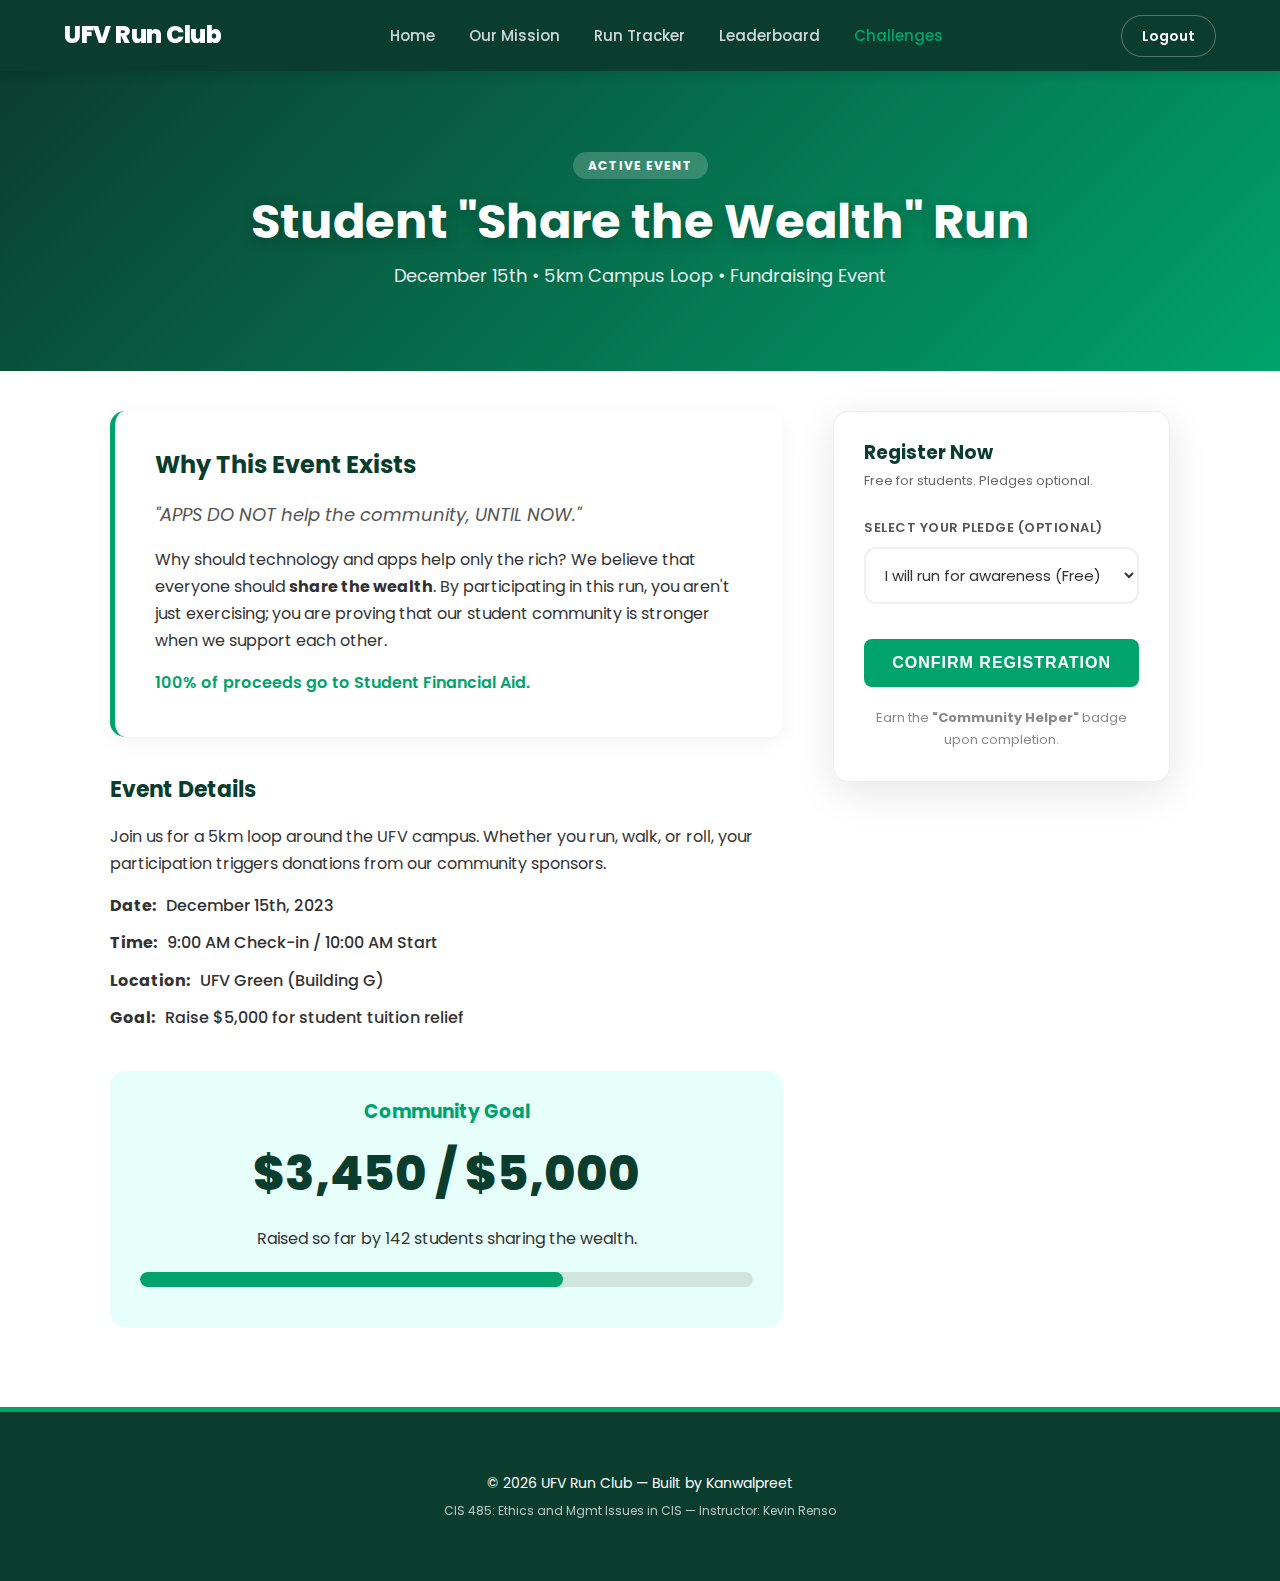
<file: challenges-detail.html>
<!DOCTYPE html>
<html lang="en">
<head>
  <meta charset="utf-8" />
  <title>Challenge Details - UFV Run Club</title>
  <meta name="viewport" content="width=device-width,initial-scale=1" />
  <link rel="stylesheet" href="style.css" />
  <link href="https://fonts.googleapis.com/css2?family=Poppins:wght@300;400;600;700&display=swap" rel="stylesheet">
</head>
<body>

  <header>
    <nav class="topnav">
      <div class="logo"><a href="index.html">UFV Run Club</a></div>
      <div class="menu">
        <a href="index.html">Home</a>
         <a href="mission.html">Our Mission</a>
        <a href="run-tracker.html">Run Tracker</a>
        <a href="leaderboard.html">Leaderboard</a>
        <a href="challenges.html" class="active">Challenges</a>
      </div>
      <div class="profile">
        <span id="user-welcome" style="color: white; font-weight: bold; margin-right: 15px;">Welcome, Student</span>
        <a class="btn" href="index.html">Logout</a>
      </div>
    </nav>
  </header>

  <main>
    <!-- EVENT HERO HEADER -->
    <section class="page-header" style="background: linear-gradient(135deg, #0b3d2e, #00a36c);">
      <span style="background: rgba(255,255,255,0.2); padding: 5px 15px; border-radius: 20px; font-size: 12px; font-weight: 700; text-transform: uppercase; letter-spacing: 1px;">Active Event</span>
      <h1 style="margin-top: 15px;">Student "Share the Wealth" Run</h1>
      <p>December 15th • 5km Campus Loop • Fundraising Event</p>
    </section>

    <div class="container" style="display: flex; gap: 50px; flex-wrap: wrap; margin-bottom: 80px;">
        
        <!-- LEFT COLUMN: EVENT DETAILS -->
        <div style="flex: 2; min-width: 300px;">
            
            <!-- ETHICAL MANDATE SECTION (From PPT) -->
            <div style="background: #fff; padding: 40px; border-radius: 15px; box-shadow: 0 5px 20px rgba(0,0,0,0.05); border-left: 5px solid #00a36c; margin-bottom: 40px;">
                <h2 style="font-size: 24px; margin-bottom: 20px;">Why This Event Exists</h2>
                <p style="font-style: italic; font-size: 18px; color: #555; margin-bottom: 15px;">
                    "APPS DO NOT help the community, UNTIL NOW."
                </p>
                <p>
                    Why should technology and apps help only the rich? We believe that everyone should <strong>share the wealth</strong>. By participating in this run, you aren't just exercising; you are proving that our student community is stronger when we support each other.
                </p>
                <p style="margin-top: 15px; font-weight: 600; color: #00a36c;">
                    100% of proceeds go to Student Financial Aid.
                </p>
            </div>

            <!-- EVENT LOGISTICS -->
            <div style="margin-bottom: 40px;">
                <h3 style="margin-bottom: 20px; font-size: 22px;">Event Details</h3>
                <p style="margin-bottom: 15px;">
                    Join us for a 5km loop around the UFV campus. Whether you run, walk, or roll, your participation triggers donations from our community sponsors.
                </p>
                <ul class="feature-list">
                    <li><strong>Date:</strong> December 15th, 2023</li>
                    <li><strong>Time:</strong> 9:00 AM Check-in / 10:00 AM Start</li>
                    <li><strong>Location:</strong> UFV Green (Building G)</li>
                    <li><strong>Goal:</strong> Raise $5,000 for student tuition relief</li>
                </ul>
            </div>

            <!-- IMPACT VISUAL -->
            <div style="background: #e6fffa; padding: 30px; border-radius: 15px; text-align: center;">
                <h3 style="color: #00a36c;">Community Goal</h3>
                <div style="font-size: 48px; font-weight: 800; color: #0b3d2e; margin: 10px 0;">$3,450 / $5,000</div>
                <p>Raised so far by 142 students sharing the wealth.</p>
                <div class="progress-bar" style="height: 15px; background: rgba(0,0,0,0.1); margin-top: 20px;">
                    <div class="fill" style="width: 69%;"></div>
                </div>
            </div>

        </div>

        <!-- RIGHT COLUMN: REGISTRATION CARD -->
        <div style="flex: 1; min-width: 280px;">
            <div style="background: white; padding: 30px; border-radius: 15px; box-shadow: 0 10px 40px rgba(0,0,0,0.1); border: 1px solid #eee; position: sticky; top: 100px;">
                <h3 style="margin-bottom: 5px;">Register Now</h3>
                <p style="font-size: 13px; color: #666; margin-bottom: 25px;">Free for students. Pledges optional.</p>
                
                <form onsubmit="alert('You have successfully registered! Thank you for sharing the wealth.'); return false;">
                    <div class="form-group">
                        <label>Select Your Pledge (Optional)</label>
                        <select>
                            <option>I will run for awareness (Free)</option>
                            <option>Donate $5.00</option>
                            <option>Donate $10.00</option>
                            <option>Donate $20.00</option>
                        </select>
                    </div>
                    
                    <button class="form-btn" style="margin-top: 10px;">Confirm Registration</button>
                </form>

                <div style="margin-top: 20px; text-align: center; font-size: 13px; color: #888;">
                    <p>Earn the <strong>"Community Helper"</strong> badge upon completion.</p>
                </div>
            </div>
        </div>

    </div>

  </main>

  <footer>
    <p>&copy; <span id="year"></span> UFV Run Club — Built by Kanwalpreet</p>
    <p style="font-size: 12px; opacity: 0.7; margin-top: 5px;">CIS 485: Ethics and Mgmt Issues in CIS — Instructor: Kevin Renso</p>
  </footer>

  <script src="script.js"></script>
  <script>
    document.getElementById('year').textContent = new Date().getFullYear();
  </script>
</body>
</html>
</file>
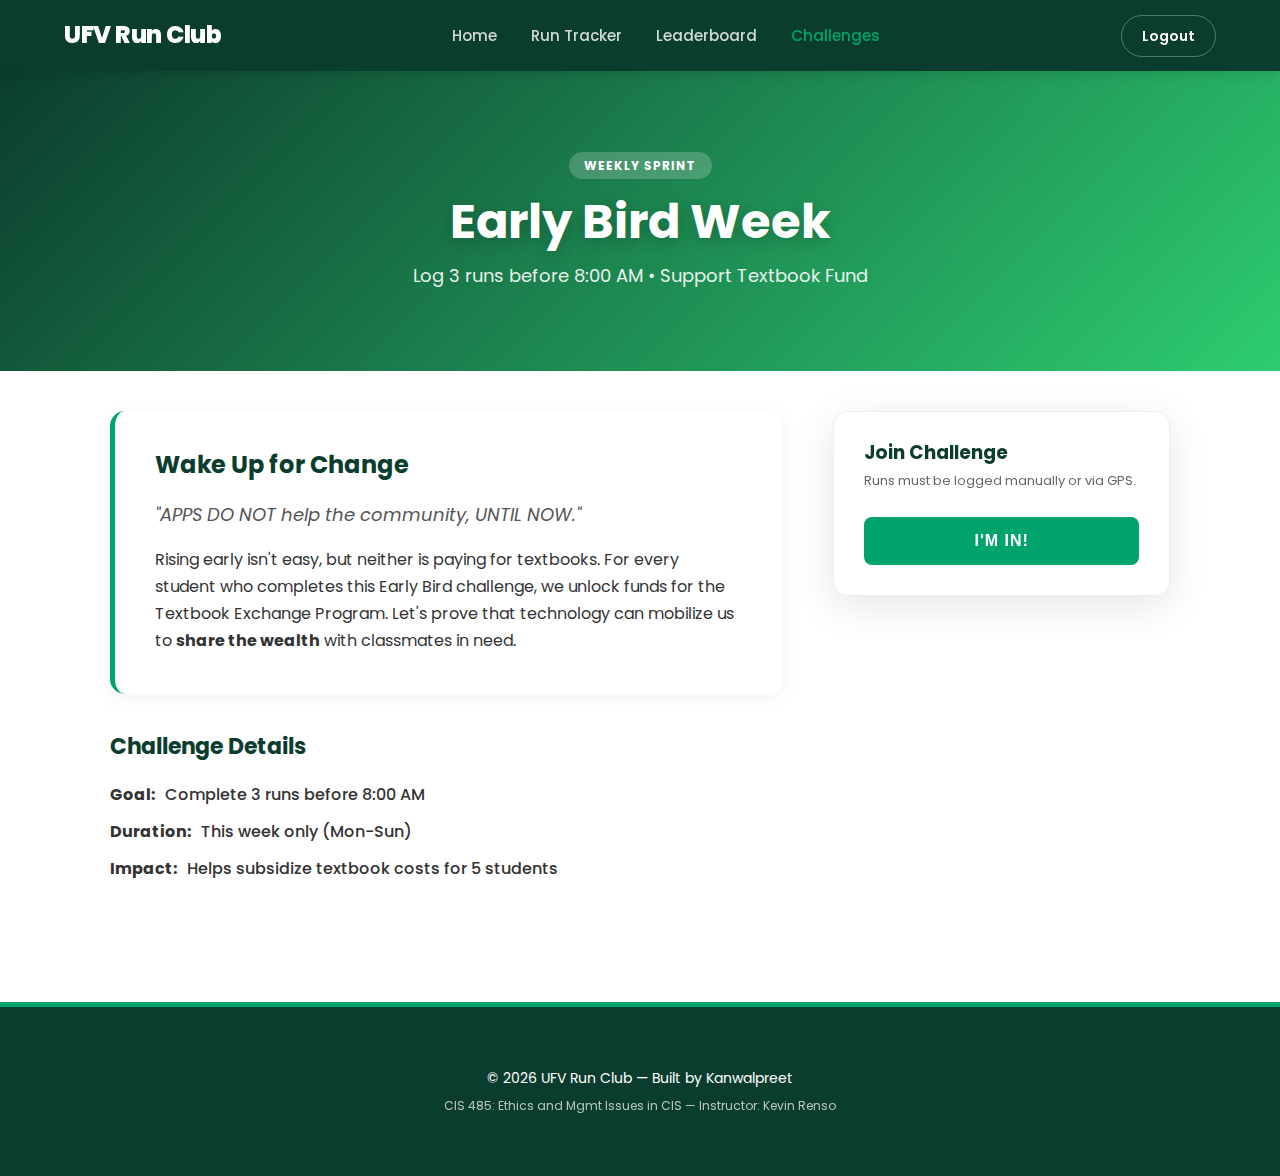
<file: challenges-early-bird.html>
<!DOCTYPE html>
<html lang="en">
<head>
  <meta charset="utf-8" />
  <title>Early Bird Week - UFV Run Club</title>
  <meta name="viewport" content="width=device-width,initial-scale=1" />
  <link rel="stylesheet" href="style.css" />
  <link href="https://fonts.googleapis.com/css2?family=Poppins:wght@300;400;600;700&display=swap" rel="stylesheet">
</head>
<body>

  <header>
    <nav class="topnav">
      <div class="logo"><a href="index.html">UFV Run Club</a></div>
      <div class="menu">
        <a href="index.html">Home</a>
        <a href="run-tracker.html">Run Tracker</a>
        <a href="leaderboard.html">Leaderboard</a>
        <a href="challenges.html" class="active">Challenges</a>
      </div>
      <div class="profile">
        <span id="user-welcome" style="color: white; font-weight: bold; margin-right: 15px;">Welcome, Student</span>
        <a class="btn" href="index.html">Logout</a>
      </div>
    </nav>
  </header>

  <main>
    <section class="page-header" style="background: linear-gradient(135deg, #0b3d2e, #2ecc71);">
      <span style="background: rgba(255,255,255,0.2); padding: 5px 15px; border-radius: 20px; font-size: 12px; font-weight: 700; text-transform: uppercase; letter-spacing: 1px;">Weekly Sprint</span>
      <h1 style="margin-top: 15px;">Early Bird Week</h1>
      <p>Log 3 runs before 8:00 AM • Support Textbook Fund</p>
    </section>

    <div class="container" style="display: flex; gap: 50px; flex-wrap: wrap; margin-bottom: 80px;">
        
        <div style="flex: 2; min-width: 300px;">
            <!-- ETHICAL MISSION -->
            <div style="background: #fff; padding: 40px; border-radius: 15px; box-shadow: 0 5px 20px rgba(0,0,0,0.05); border-left: 5px solid #00a36c; margin-bottom: 40px;">
                <h2 style="font-size: 24px; margin-bottom: 20px;">Wake Up for Change</h2>
                <p style="font-style: italic; font-size: 18px; color: #555; margin-bottom: 15px;">
                    "APPS DO NOT help the community, UNTIL NOW."
                </p>
                <p>
                    Rising early isn't easy, but neither is paying for textbooks. For every student who completes this Early Bird challenge, we unlock funds for the Textbook Exchange Program. Let's prove that technology can mobilize us to <strong>share the wealth</strong> with classmates in need.
                </p>
            </div>

            <div style="margin-bottom: 40px;">
                <h3 style="margin-bottom: 20px; font-size: 22px;">Challenge Details</h3>
                <ul class="feature-list">
                    <li><strong>Goal:</strong> Complete 3 runs before 8:00 AM</li>
                    <li><strong>Duration:</strong> This week only (Mon-Sun)</li>
                    <li><strong>Impact:</strong> Helps subsidize textbook costs for 5 students</li>
                </ul>
            </div>
        </div>

        <div style="flex: 1; min-width: 280px;">
            <div style="background: white; padding: 30px; border-radius: 15px; box-shadow: 0 10px 40px rgba(0,0,0,0.1); border: 1px solid #eee; position: sticky; top: 100px;">
                <h3 style="margin-bottom: 5px;">Join Challenge</h3>
                <p style="font-size: 13px; color: #666; margin-bottom: 25px;">Runs must be logged manually or via GPS.</p>
                <button class="form-btn" onclick="alert('Challenge Joined! Get some sleep, you have an early run tomorrow!')">I'm In!</button>
            </div>
        </div>

    </div>
  </main>

  <footer>
    <p>&copy; <span id="year"></span> UFV Run Club — Built by Kanwalpreet</p>
    <p style="font-size: 12px; opacity: 0.7; margin-top: 5px;">CIS 485: Ethics and Mgmt Issues in CIS — Instructor: Kevin Renso</p>
  </footer>
  <script src="script.js"></script>
  <script>document.getElementById('year').textContent = new Date().getFullYear();</script>
</body>
</html>
</file>
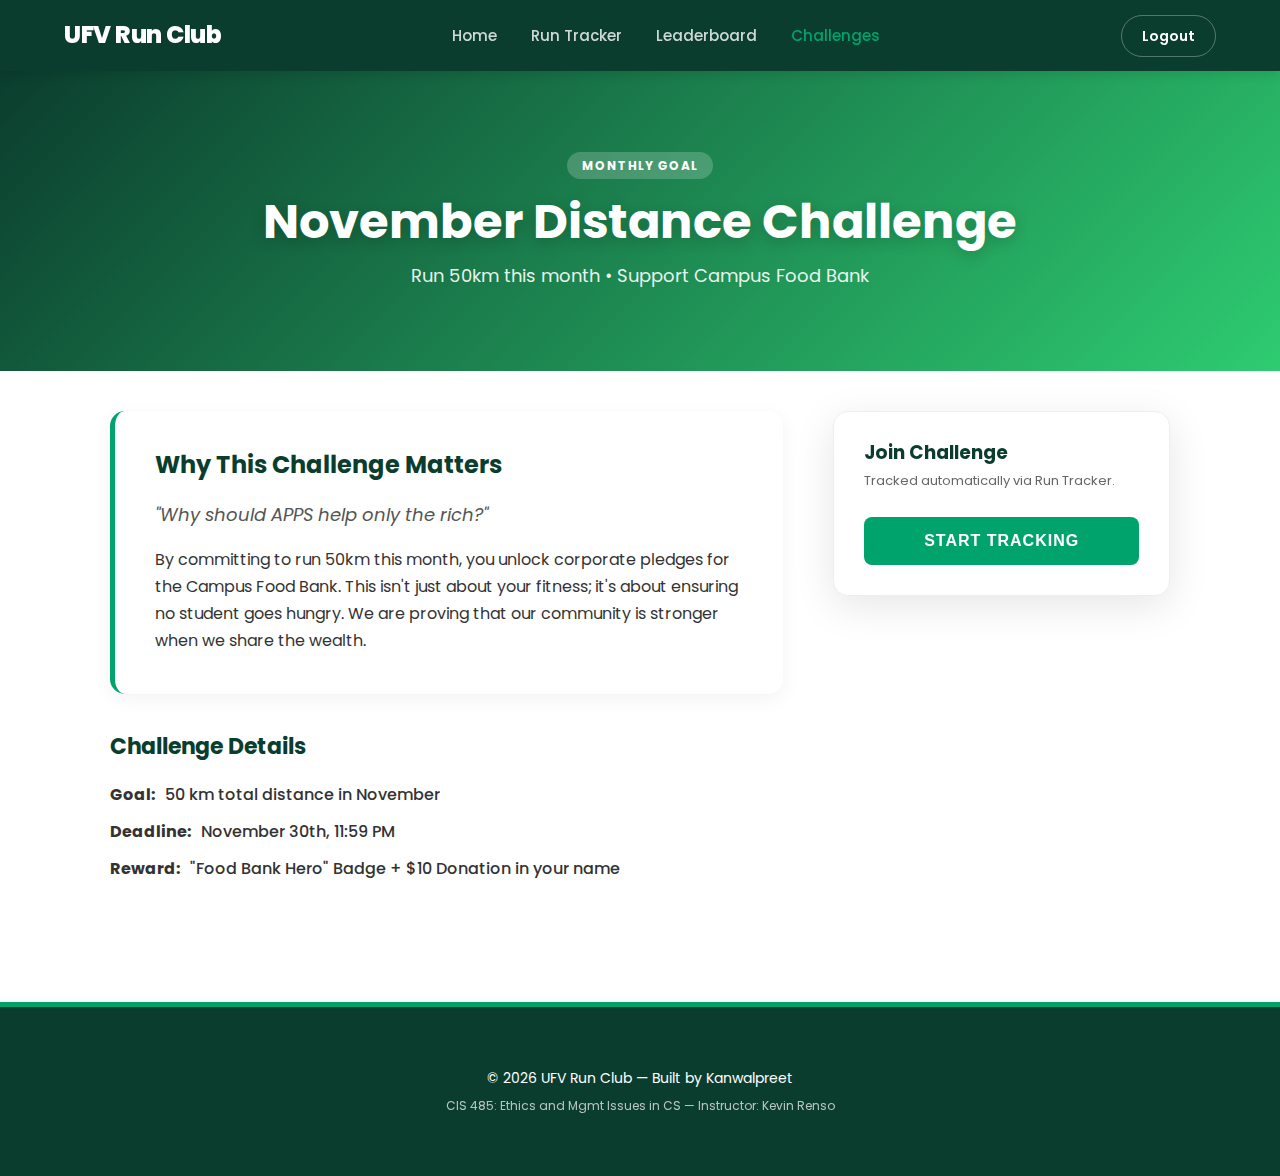
<file: challenges-nov.html>
<!DOCTYPE html>
<html lang="en">
<head>
  <meta charset="utf-8" />
  <title>November Challenge - UFV Run Club</title>
  <meta name="viewport" content="width=device-width,initial-scale=1" />
  <link rel="stylesheet" href="style.css" />
  <link href="https://fonts.googleapis.com/css2?family=Poppins:wght@300;400;600;700&display=swap" rel="stylesheet">
</head>
<body>

  <header>
    <nav class="topnav">
      <div class="logo"><a href="index.html">UFV Run Club</a></div>
      <div class="menu">
        <a href="index.html">Home</a>
        <a href="run-tracker.html">Run Tracker</a>
        <a href="leaderboard.html">Leaderboard</a>
        <a href="challenges.html" class="active">Challenges</a>
      </div>
      <div class="profile">
        <span id="user-welcome" style="color: white; font-weight: bold; margin-right: 15px;">Welcome, Student</span>
        <a class="btn" href="index.html">Logout</a>
      </div>
    </nav>
  </header>

  <main>
    <section class="page-header" style="background: linear-gradient(135deg, #0b3d2e, #2ecc71);">
      <span style="background: rgba(255,255,255,0.2); padding: 5px 15px; border-radius: 20px; font-size: 12px; font-weight: 700; text-transform: uppercase; letter-spacing: 1px;">Monthly Goal</span>
      <h1 style="margin-top: 15px;">November Distance Challenge</h1>
      <p>Run 50km this month • Support Campus Food Bank</p>
    </section>

    <div class="container" style="display: flex; gap: 50px; flex-wrap: wrap; margin-bottom: 80px;">
        
        <div style="flex: 2; min-width: 300px;">
            <!-- ETHICAL MISSION -->
            <div style="background: #fff; padding: 40px; border-radius: 15px; box-shadow: 0 5px 20px rgba(0,0,0,0.05); border-left: 5px solid #00a36c; margin-bottom: 40px;">
                <h2 style="font-size: 24px; margin-bottom: 20px;">Why This Challenge Matters</h2>
                <p style="font-style: italic; font-size: 18px; color: #555; margin-bottom: 15px;">
                    "Why should APPS help only the rich?"
                </p>
                <p>
                    By committing to run 50km this month, you unlock corporate pledges for the Campus Food Bank. This isn't just about your fitness; it's about ensuring no student goes hungry. We are proving that our community is stronger when we share the wealth.
                </p>
            </div>

            <div style="margin-bottom: 40px;">
                <h3 style="margin-bottom: 20px; font-size: 22px;">Challenge Details</h3>
                <ul class="feature-list">
                    <li><strong>Goal:</strong> 50 km total distance in November</li>
                    <li><strong>Deadline:</strong> November 30th, 11:59 PM</li>
                    <li><strong>Reward:</strong> "Food Bank Hero" Badge + $10 Donation in your name</li>
                </ul>
            </div>
        </div>

        <div style="flex: 1; min-width: 280px;">
            <div style="background: white; padding: 30px; border-radius: 15px; box-shadow: 0 10px 40px rgba(0,0,0,0.1); border: 1px solid #eee; position: sticky; top: 100px;">
                <h3 style="margin-bottom: 5px;">Join Challenge</h3>
                <p style="font-size: 13px; color: #666; margin-bottom: 25px;">Tracked automatically via Run Tracker.</p>
                <button class="form-btn" onclick="alert('You joined the November Challenge! Every km helps the Food Bank.')">Start Tracking</button>
            </div>
        </div>

    </div>
  </main>

  <footer>
    <p>&copy; <span id="year"></span> UFV Run Club — Built by Kanwalpreet</p>
    <p style="font-size: 12px; opacity: 0.7; margin-top: 5px;">CIS 485: Ethics and Mgmt Issues in CS — Instructor: Kevin Renso</p>
  </footer>
  <script src="script.js"></script>
  <script>document.getElementById('year').textContent = new Date().getFullYear();</script>
</body>
</html>
</file>
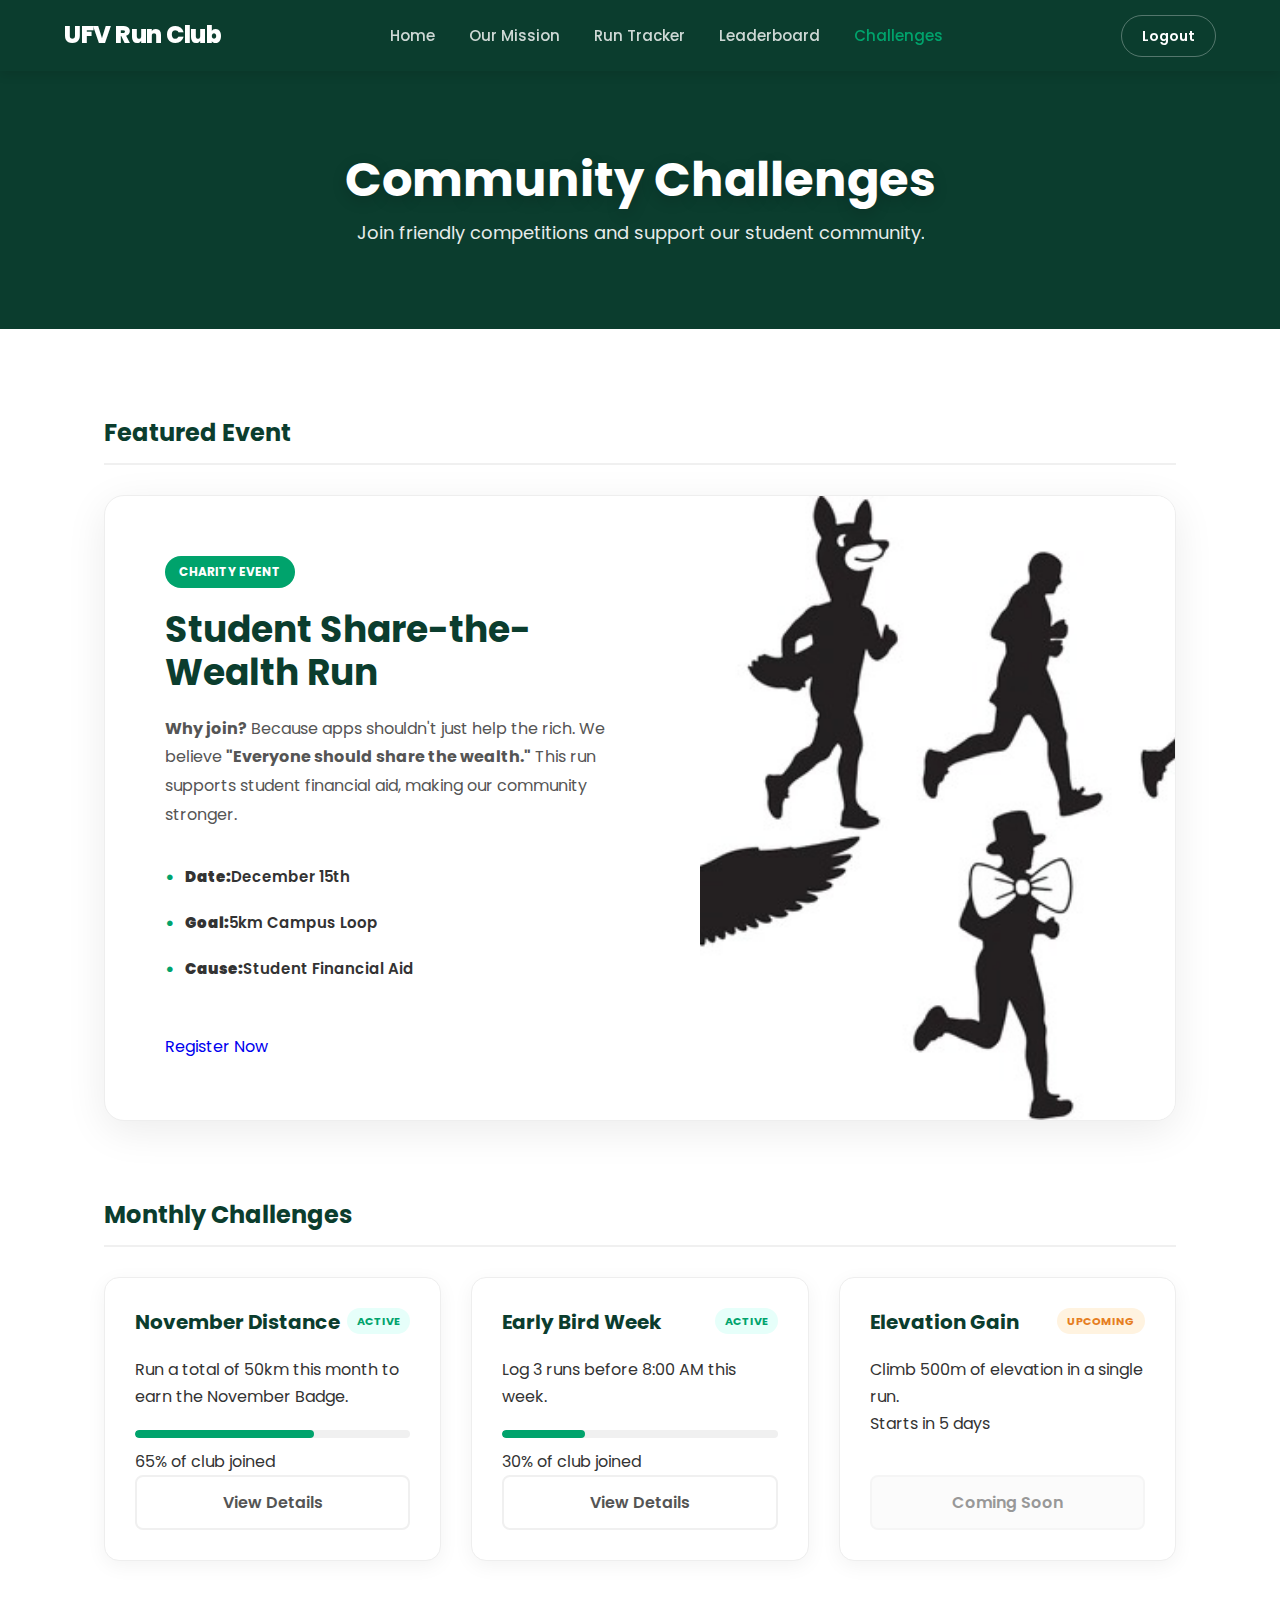
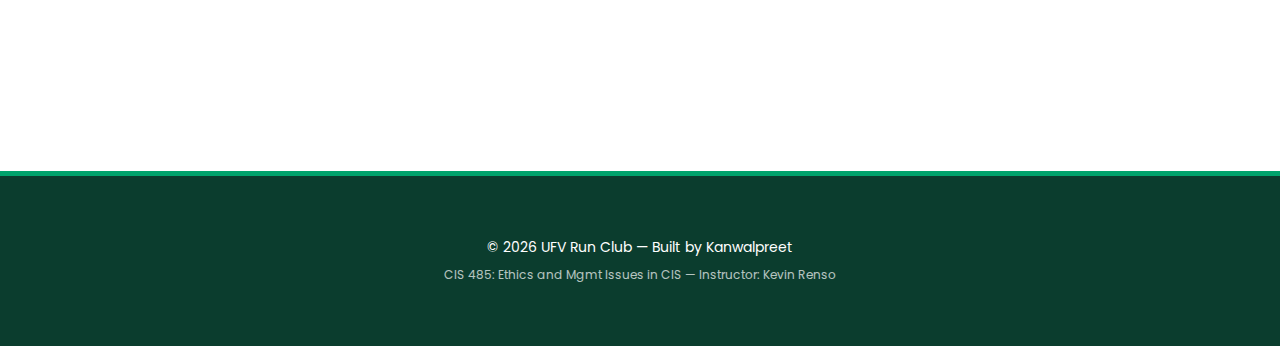
<file: challenges.html>
<!DOCTYPE html>
<html lang="en">
<head>
  <meta charset="utf-8" />
  <title>Challenges - UFV Run Club</title>
  <meta name="viewport" content="width=device-width,initial-scale=1" />
  <link rel="stylesheet" href="style.css" />
  <link href="https://fonts.googleapis.com/css2?family=Poppins:wght@300;400;600;700&display=swap" rel="stylesheet">
</head>
<body>

  <header>
    <nav class="topnav">
      <div class="logo"><a href="index.html">UFV Run Club</a></div>
      <div class="menu">
        <a href="index.html">Home</a>
         <a href="mission.html">Our Mission</a>
        <a href="run-tracker.html">Run Tracker</a>
        <a href="leaderboard.html">Leaderboard</a>
        <a href="challenges.html" class="active">Challenges</a>
      </div>
     <div class="profile">
        <span id="user-welcome" style="color: white; font-weight: bold; margin-right: 15px;">Welcome, Student</span>
        <a class="btn" href="index.html">Logout</a>
      </div>
    </nav>
  </header>

  <main>
    <section class="page-header">
      <h1>Community Challenges</h1>
      <p>Join friendly competitions and support our student community.</p>
    </section>

    <section class="challenges-section">
      <!-- Featured Event -->
      <h2>Featured Event</h2>
      <div class="featured-challenge">
        <div class="challenge-content">
            <span class="tag">Charity Event</span>
            <h3>Student Share-the-Wealth Run</h3>
            <p><strong>Why join?</strong> Because apps shouldn't just help the rich. We believe <strong>"Everyone should share the wealth."</strong> This run supports student financial aid, making our community stronger.</p>
            <ul>
                <li><strong>Date:</strong> December 15th</li>
                <li><strong>Goal:</strong> 5km Campus Loop</li>
                <li><strong>Cause:</strong> Student Financial Aid</li>
            </ul>
            <!-- LINK UPDATED HERE -->
            <a href="challenges-detail.html" class="btn filled">Register Now</a>
        </div>
        <div class="challenge-img">
             <img src="fun-run.jpg" alt="Student Fun Run" onerror="this.src='https://placehold.co/600x400/0b3d2e/white?text=Fun+Run'"/>
        </div>
      </div>

      <!-- Monthly Challenges Grid -->
      <h2>Monthly Challenges</h2>
      <div class="challenges-grid">
        
        <div class="challenge-card">
          <div class="card-header">
            <h3>November Distance</h3>
            <span class="status active">Active</span>
          </div>
          <p>Run a total of 50km this month to earn the November Badge.</p>
          <div class="progress-bar">
            <div class="fill" style="width: 65%"></div>
          </div>
          <p class="small-text">65% of club joined</p>
          <!-- LINK UPDATED HERE -->
          <a href="challenges-nov.html" class="card-link">View Details</a>
        </div>

        <div class="challenge-card">
          <div class="card-header">
            <h3>Early Bird Week</h3>
            <span class="status active">Active</span>
          </div>
          <p>Log 3 runs before 8:00 AM this week.</p>
          <div class="progress-bar">
            <div class="fill" style="width: 30%"></div>
          </div>
          <p class="small-text">30% of club joined</p>
          <!-- LINK UPDATED HERE -->
          <a href="challenges-early-bird.html" class="card-link">View Details</a>
        </div>

        <div class="challenge-card">
          <div class="card-header">
            <h3>Elevation Gain</h3>
            <span class="status upcoming">Upcoming</span>
          </div>
          <p>Climb 500m of elevation in a single run.</p>
          <p class="small-text">Starts in 5 days</p>
          <a href="#" class="card-link disabled">Coming Soon</a>
        </div>

      </div>
    </section>
  </main>

  <footer>
    <p>&copy; <span id="year"></span> UFV Run Club — Built by Kanwalpreet</p>
    <p style="font-size: 12px; opacity: 0.7; margin-top: 5px;">CIS 485: Ethics and Mgmt Issues in CIS — Instructor: Kevin Renso</p>
  </footer>

<script src="script.js"></script>
<script>
  document.getElementById('year').textContent = new Date().getFullYear();
</script>
</body>
</html>
</file>
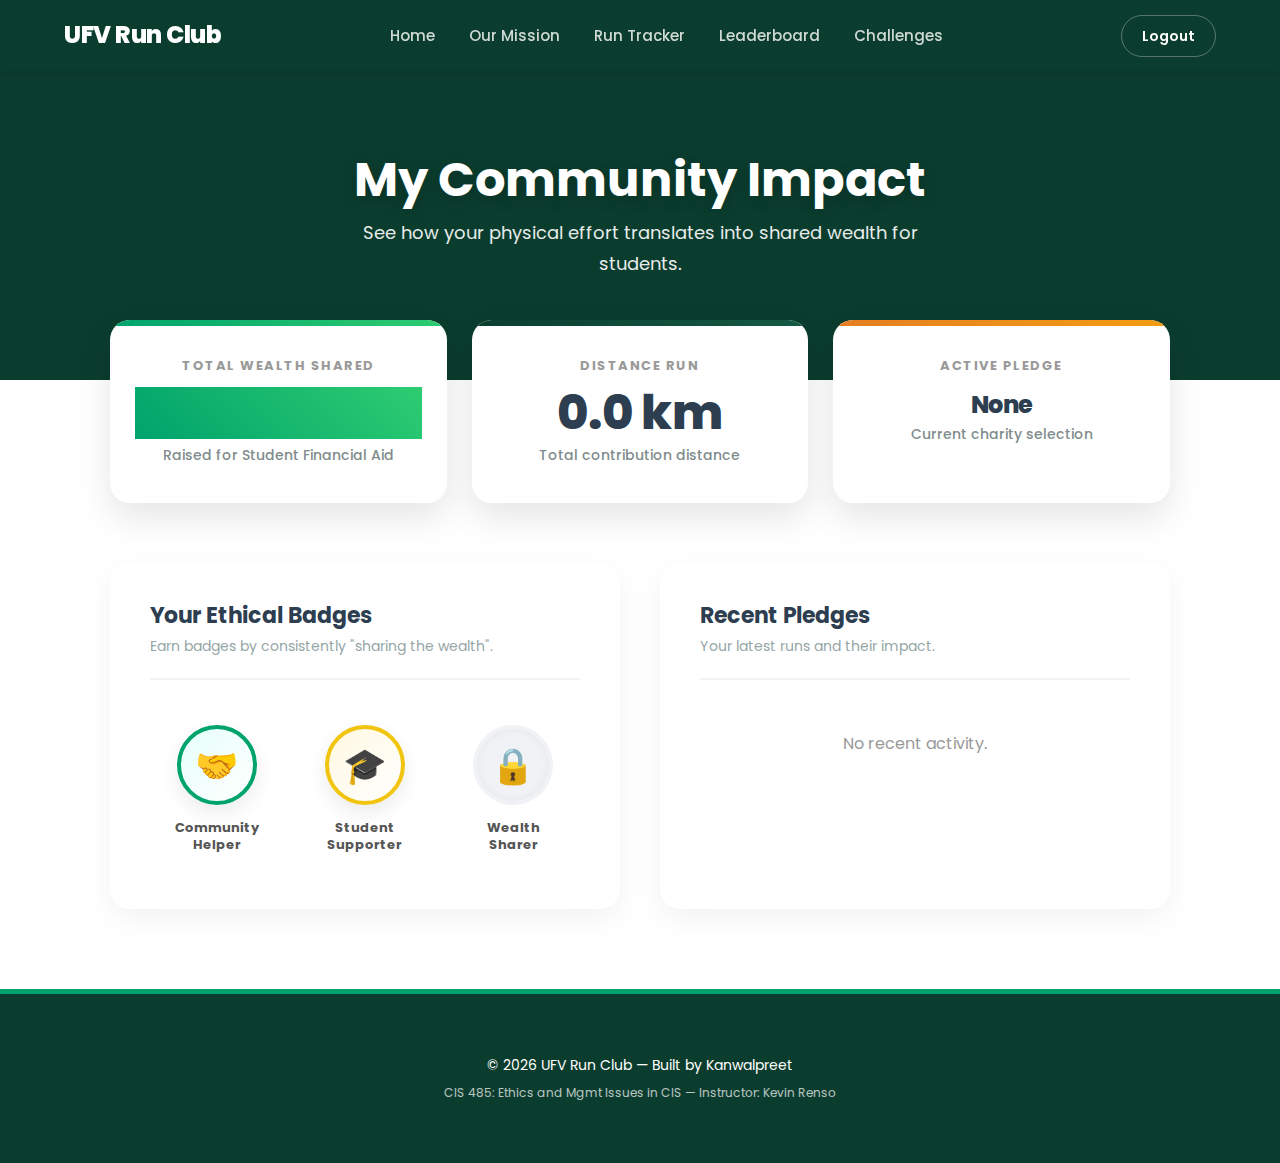
<file: dashboard.html>
<!DOCTYPE html>
<html lang="en">
<head>
  <meta charset="utf-8" />
  <title>My Impact - UFV Run Club</title>
  <meta name="viewport" content="width=device-width,initial-scale=1" />
  <link rel="stylesheet" href="style.css" />
  <link href="https://fonts.googleapis.com/css2?family=Poppins:wght@300;400;600;700&display=swap" rel="stylesheet">
</head>
<body>

  <header>
    <nav class="topnav">
      <div class="logo"><a href="index.html">UFV Run Club</a></div>
      <div class="menu">
        <a href="index.html">Home</a>
         <a href="mission.html">Our Mission</a>
        <a href="run-tracker.html">Run Tracker</a>
        <a href="leaderboard.html">Leaderboard</a>
        <a href="challenges.html">Challenges</a>
      </div>
      <div class="profile">
        <!-- ADDED ID="user-welcome" HERE -->
        <!-- The text "Student" is just a placeholder until JavaScript loads the real name -->
        <span id="user-welcome" style="color: white; font-weight: bold; margin-right: 15px;">Welcome, Student</span>
        <a class="btn" href="index.html">Logout</a>
      </div>
       
    </nav>
  </header>

  <main>
    <section class="page-header" style="padding-bottom: 100px;">
      <h1>My Community Impact</h1>
      <p>See how your physical effort translates into shared wealth for students.</p>
    </section>

    <!-- DASHBOARD METRICS GRID -->
    <section class="dashboard-grid">
      <div class="stat-card primary">
        <div class="stat-title">Total Wealth Shared</div>
        <div class="stat-value green">$150.00</div>
        <div class="stat-desc">Raised for Student Financial Aid</div>
      </div>
      
      <div class="stat-card secondary">
        <div class="stat-title">Distance Run</div>
        <div class="stat-value">98.5 km</div>
        <div class="stat-desc">Total contribution distance</div>
      </div>
      
      <div class="stat-card tertiary">
        <div class="stat-title">Active Pledge</div>
        <div class="stat-value" style="font-size: 24px; margin-top: 15px;">Food Bank</div>
        <div class="stat-desc">Current charity selection</div>
      </div>
    </section>

    <!-- LOWER DASHBOARD SECTION -->
    <section class="dashboard-lower">
      
      <!-- Badges Panel -->
      <div class="dashboard-panel">
        <div class="panel-header">
            <h3>Your Ethical Badges</h3>
            <p>Earn badges by consistently "sharing the wealth".</p>
        </div>
        
        <div class="badge-grid">
            <div class="badge-item earned">
                <div class="badge-icon">🤝</div>
                <div class="badge-label">Community Helper</div>
            </div>
            <div class="badge-item gold">
                <div class="badge-icon">🎓</div>
                <div class="badge-label">Student Supporter</div>
            </div>
            <div class="badge-item locked">
                <div class="badge-icon">🔒</div>
                <div class="badge-label">Wealth Sharer</div>
            </div>
        </div>
      </div>

      <!-- Activity Feed Panel -->
      <div class="dashboard-panel">
        <div class="panel-header">
            <h3>Recent Pledges</h3>
            <p>Your latest runs and their impact.</p>
        </div>
        
        <ul class="activity-feed">
            <li class="activity-item">
                <div class="activity-left">
                    <span class="activity-title">Morning Run (5km)</span>
                    <span class="activity-date">Oct 28, 2023</span>
                </div>
                <span class="activity-amount">+$5.00 Aid</span>
            </li>
            <li class="activity-item">
                <div class="activity-left">
                    <span class="activity-title">Campus Loop (10km)</span>
                    <span class="activity-date">Oct 22, 2023</span>
                </div>
                <span class="activity-amount">+$10.00 Food</span>
            </li>
            <li class="activity-item">
                <div class="activity-left">
                    <span class="activity-title">Warmup (2km)</span>
                    <span class="activity-date">Oct 15, 2023</span>
                </div>
                <span class="activity-amount">+$2.00 Aid</span>
            </li>
        </ul>
      </div>

    </section>

  </main>

  <footer>
    <p>&copy; <span id="year"></span> UFV Run Club — Built by Kanwalpreet</p>
    <p style="font-size: 12px; opacity: 0.7; margin-top: 5px;">CIS 485: Ethics and Mgmt Issues in CIS — Instructor: Kevin Renso</p>
  </footer>

  <script src="script.js"></script>
  <script>
    document.getElementById('year').textContent = new Date().getFullYear();
  </script>
</body>
</html>
</file>
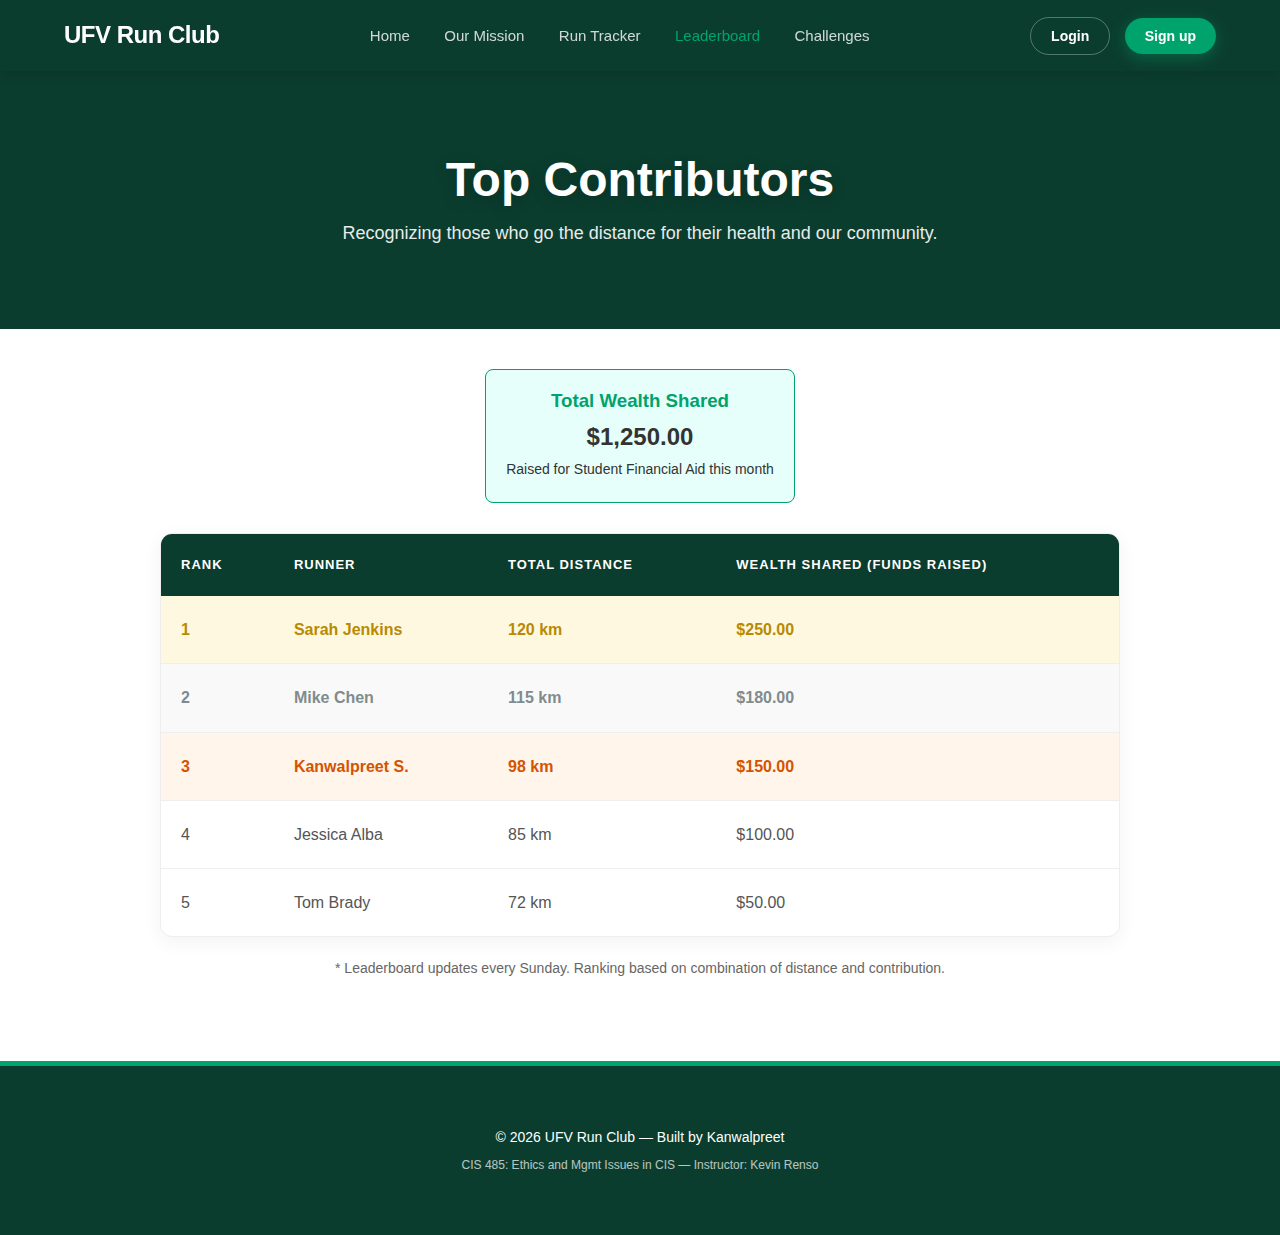
<file: leaderboard.html>
<!DOCTYPE html>
<html lang="en">
<head>
  <meta charset="utf-8" />
  <title>Leaderboard - UFV Run Club</title>
  <meta name="viewport" content="width=device-width,initial-scale=1" />
  <link rel="stylesheet" href="style.css" />
</head>
<body>

  <header>
    <nav class="topnav">
      <div class="logo"><a href="index.html">UFV Run Club</a></div>
      <div class="menu">
        <a href="index.html">Home</a>
         <a href="mission.html">Our Mission</a>
        <a href="run-tracker.html">Run Tracker</a>
        <a href="leaderboard.html" class="active">Leaderboard</a>
        <a href="challenges.html">Challenges</a>
      </div>
      <div class="profile">
        <a class="btn" href="login.html">Login</a>
        <a class="btn filled" href="signup.html">Sign up</a>
      </div>
    </nav>
  </header>

  <main>
    <section class="page-header">
      <h1>Top Contributors</h1>
      <p>Recognizing those who go the distance for their health and our community.</p>
    </section>

    <!-- ETHICAL STATS SUMMARY -->
    <section style="text-align: center; margin: 30px 0;">
        <div style="display: inline-block; background: #e6fffa; padding: 20px; border-radius: 8px; border: 1px solid #00a36c;">
            <h3 style="color: #00a36c; margin-bottom: 5px;">Total Wealth Shared</h3>
            <p style="font-size: 24px; font-weight: bold;">$1,250.00</p>
            <p style="font-size: 14px;">Raised for Student Financial Aid this month</p>
        </div>
    </section>

    <section class="table-section">
      <table class="data-table">
        <thead>
            <tr>
                <th>Rank</th>
                <th>Runner</th>
                <th>Total Distance</th>
                <th>Wealth Shared (Funds Raised)</th>
            </tr>
        </thead>
        <tbody>
            <tr class="rank-1">
                <td>1</td>
                <td>Sarah Jenkins</td>
                <td>120 km</td>
                <td>$250.00</td>
            </tr>
            <tr class="rank-2">
                <td>2</td>
                <td>Mike Chen</td>
                <td>115 km</td>
                <td>$180.00</td>
            </tr>
            <tr class="rank-3">
                <td>3</td>
                <td>Kanwalpreet S.</td>
                <td>98 km</td>
                <td>$150.00</td>
            </tr>
            <tr>
                <td>4</td>
                <td>Jessica Alba</td>
                <td>85 km</td>
                <td>$100.00</td>
            </tr>
            <tr>
                <td>5</td>
                <td>Tom Brady</td>
                <td>72 km</td>
                <td>$50.00</td>
            </tr>
        </tbody>
      </table>
      <p style="text-align: center; margin-top: 20px; color: #666; font-size: 14px;">
        * Leaderboard updates every Sunday. Ranking based on combination of distance and contribution.
      </p>
    </section>
  </main>

  <footer>
    <p>&copy; <span id="year"></span> UFV Run Club — Built by Kanwalpreet</p>
    <p style="font-size: 12px; opacity: 0.7; margin-top: 5px;">CIS 485: Ethics and Mgmt Issues in CIS — Instructor: Kevin Renso</p>
  </footer>

<script>
  document.getElementById('year').textContent = new Date().getFullYear();
</script>
</body>
</html>
</file>
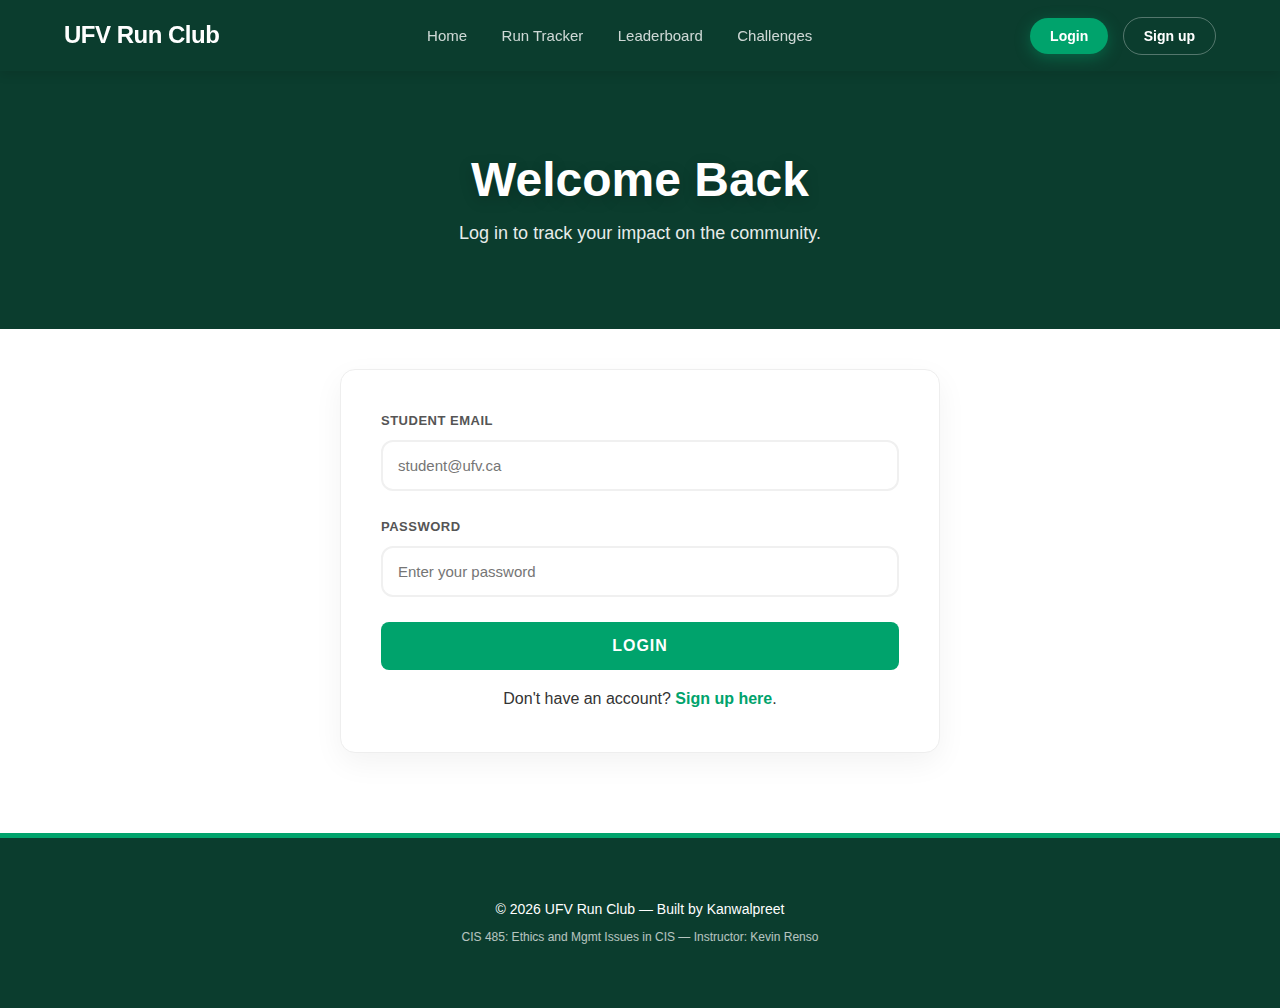
<file: login.html>
<!DOCTYPE html>
<html lang="en">
<head>
  <meta charset="utf-8" />
  <title>Login - UFV Run Club</title>
  <meta name="viewport" content="width=device-width,initial-scale=1" />
  <link rel="stylesheet" href="style.css" />
</head>
<body>

  <header>
    <nav class="topnav">
      <div class="logo"><a href="index.html">UFV Run Club</a></div>
      <div class="menu">
        <a href="index.html">Home</a>
        <a href="run-tracker.html">Run Tracker</a>
        <a href="leaderboard.html">Leaderboard</a>
        <a href="challenges.html">Challenges</a>
      </div>
      <div class="profile">
        <a class="btn filled" href="login.html">Login</a>
        <a class="btn" href="signup.html">Sign up</a>
      </div>
    </nav>
  </header>

  <main>
    <section class="page-header">
      <h1>Welcome Back</h1>
      <p>Log in to track your impact on the community.</p>
    </section>

    <section class="form-section">
      <form>
        <div class="form-group">
          <label for="email">Student Email</label>
          <input type="email" id="email" placeholder="student@ufv.ca" required />
        </div>
        
        <div class="form-group">
          <label for="password">Password</label>
          <input type="password" id="password" placeholder="Enter your password" required />
        </div>

        <button type="submit" class="form-btn">Login</button>
        
        <p style="text-align: center; margin-top: 15px;">
          Don't have an account? <a href="signup.html" style="color: #00a36c; font-weight: bold;">Sign up here</a>.
        </p>
      </form>
    </section>
  </main>

  <footer>
    <p>&copy; <span id="year"></span> UFV Run Club — Built by Kanwalpreet</p>
    <p style="font-size: 12px; opacity: 0.7; margin-top: 5px;">CIS 485: Ethics and Mgmt Issues in CIS — Instructor: Kevin Renso</p>
  </footer>

  <script src="script.js"></script>
  <script>
    document.getElementById('year').textContent = new Date().getFullYear();
  </script>
</body>
</html>
</file>
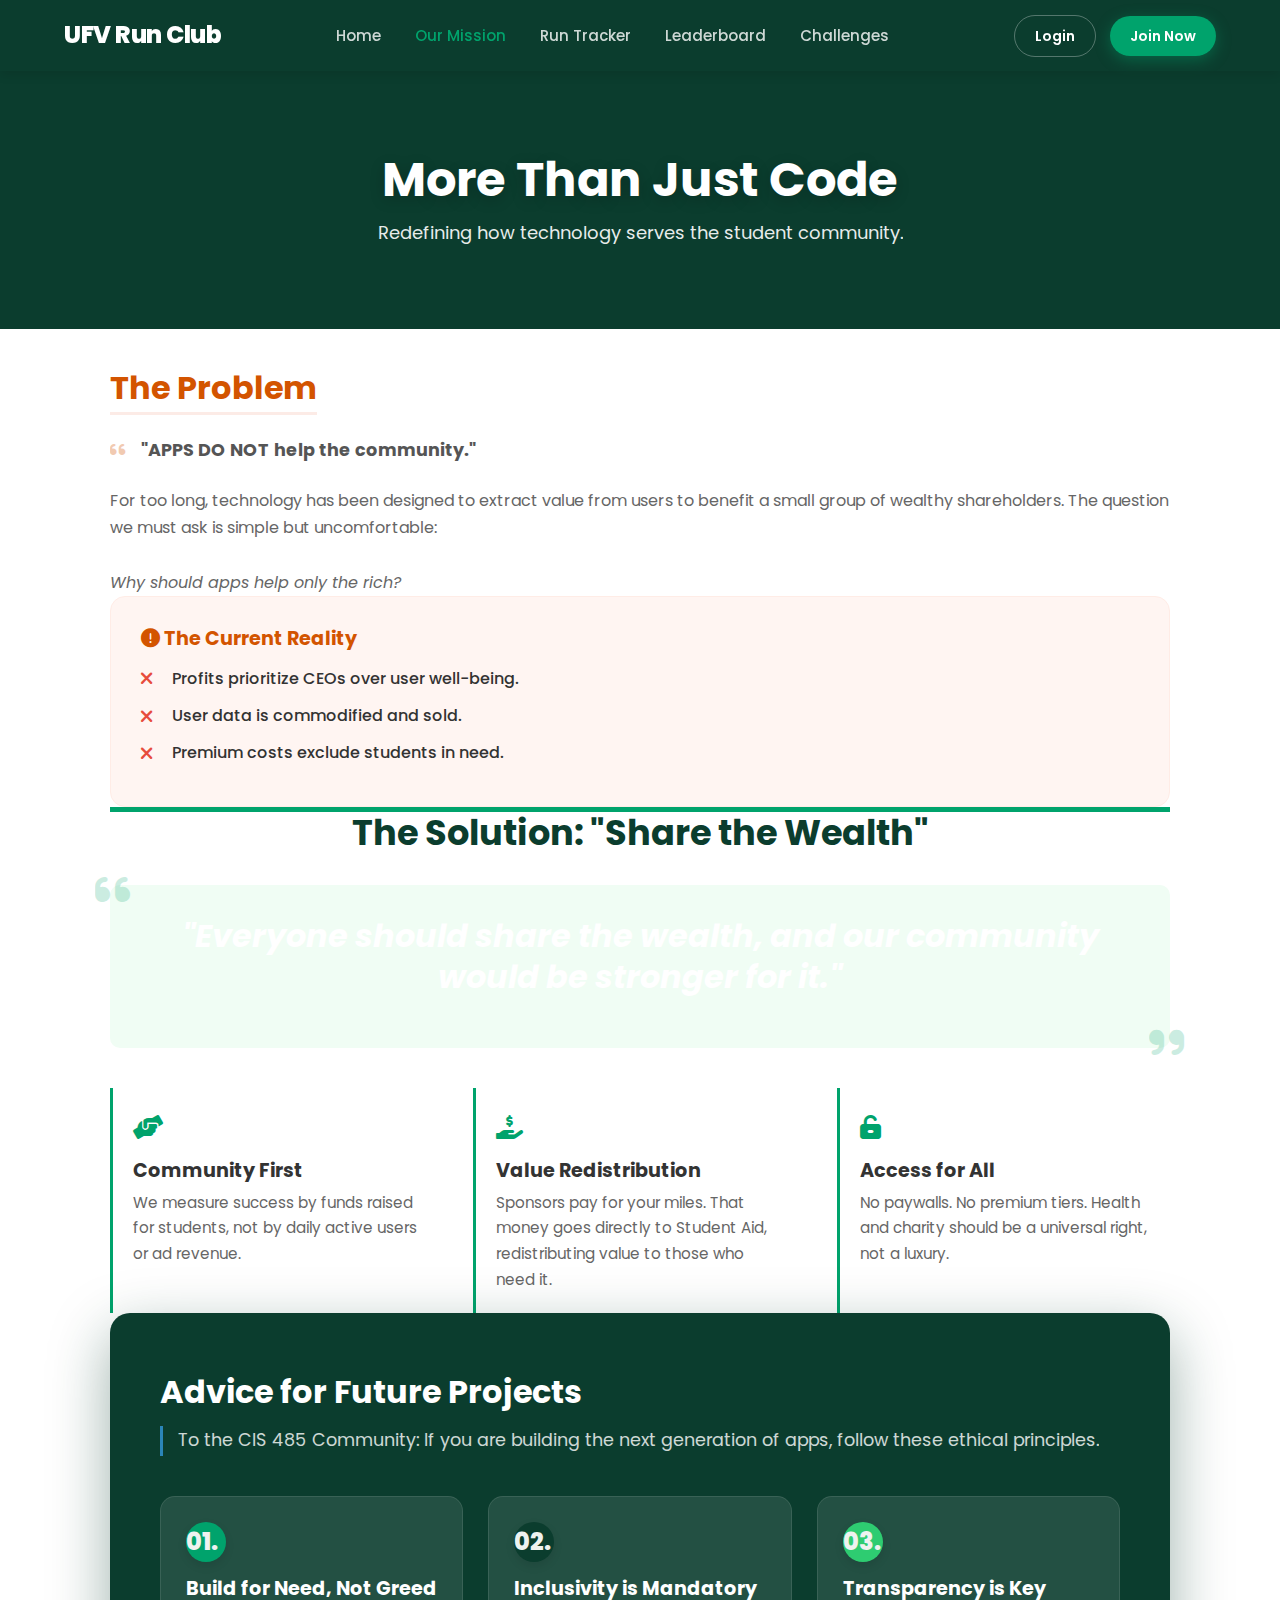
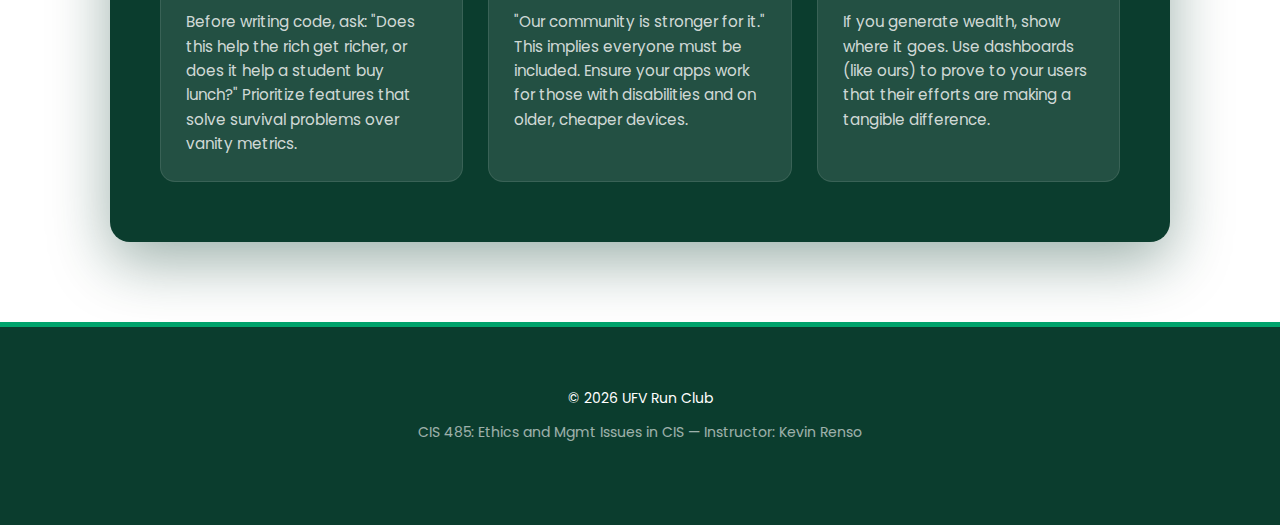
<file: mission.html>
<!DOCTYPE html>
<html lang="en">
<head>
  <meta charset="utf-8" />
  <title>Our Mission - UFV Run Club</title>
  <meta name="viewport" content="width=device-width,initial-scale=1" />
  <link rel="stylesheet" href="style.css" />
  <!-- Font Awesome for Icons -->
  <link rel="stylesheet" href="https://cdnjs.cloudflare.com/ajax/libs/font-awesome/6.0.0/css/all.min.css" xintegrity="sha512-9usAa10IRO0HhonpyAIVpjrylPvoDwiPUiKdWk5t3PyolY1cOd4DSE0Ga+ri4AuTroPR5aQvXU9xC6qOPnzFeg==" crossorigin="anonymous" referrerpolicy="no-referrer" />
  <link href="https://fonts.googleapis.com/css2?family=Poppins:wght@300;400;600;700&display=swap" rel="stylesheet">
</head>
<body>

  <header>
    <nav class="topnav">
      <div class="logo"><a href="index.html">UFV Run Club</a></div>
      <div class="menu">
        <a href="index.html">Home</a>
        <a href="about.html" class="active">Our Mission</a>
        <a href="run-tracker.html">Run Tracker</a>
        <a href="leaderboard.html">Leaderboard</a>
        <a href="challenges.html">Challenges</a>
      </div>
      <div class="profile">
        <span id="user-welcome">Welcome, Guest</span>
        <a class="btn" href="login.html">Login</a>
        <a class="btn filled" href="signup.html">Join Now</a>
      </div>
    </nav>
  </header>

  <main>
    <!-- HERO HEADER -->
    <section class="page-header mission-hero">
      <h1>More Than Just Code</h1>
      <p>Redefining how technology serves the student community.</p>
    </section>

    <div class="container mission-container">
        
        <!-- SECTION 1: THE PROBLEM (Side-by-Side) -->
        <div class="content-card">
            <div class="problem-wrapper">
                <div class="problem-text">
                    <h2 class="problem-title">The Problem</h2>
                    <p class="problem-quote">
                        <i class="fas fa-quote-left quote-icon"></i>
                        <strong>"APPS DO NOT help the community."</strong>
                    </p>
                    <p class="problem-desc">
                        For too long, technology has been designed to extract value from users to benefit a small group of wealthy shareholders. The question we must ask is simple but uncomfortable: <br><br>
                        <em>Why should apps help only the rich?</em>
                    </p>
                </div>
                
                <div class="problem-list-box">
                    <h3 class="problem-list-title"><i class="fas fa-exclamation-circle"></i> The Current Reality</h3>
                    <ul class="feature-list">
                        <li>
                            <i class="fas fa-times"></i> Profits prioritize CEOs over user well-being.
                        </li>
                        <li>
                            <i class="fas fa-times"></i> User data is commodified and sold.
                        </li>
                        <li>
                            <i class="fas fa-times"></i> Premium costs exclude students in need.
                        </li>
                    </ul>
                </div>
            </div>
        </div>

        <!-- SECTION 2: OUR SOLUTION (The Manifesto) -->
        <div class="content-card solution-section">
            <h2 class="solution-title">The Solution: "Share the Wealth"</h2>
            
            <div class="solution-quote">
                <i class="fas fa-quote-left quote-corner-top"></i>
                <p class="highlight-text">
                    "Everyone should share the wealth, and our community would be stronger for it."
                </p>
                <i class="fas fa-quote-right quote-corner-bottom"></i>
            </div>
            
            <div class="solution-grid">
                <!-- Feature 1 -->
                <div class="solution-item">
                    <div class="solution-icon"><i class="fas fa-hands-helping"></i></div>
                    <h3>Community First</h3>
                    <p>We measure success by funds raised for students, not by daily active users or ad revenue.</p>
                </div>
                <!-- Feature 2 -->
                <div class="solution-item">
                    <div class="solution-icon"><i class="fas fa-hand-holding-usd"></i></div>
                    <h3>Value Redistribution</h3>
                    <p>Sponsors pay for your miles. That money goes directly to Student Aid, redistributing value to those who need it.</p>
                </div>
                <!-- Feature 3 -->
                <div class="solution-item">
                    <div class="solution-icon"><i class="fas fa-unlock-alt"></i></div>
                    <h3>Access for All</h3>
                    <p>No paywalls. No premium tiers. Health and charity should be a universal right, not a luxury.</p>
                </div>
            </div>
        </div>

        <!-- SECTION 3: ADVICE FOR FUTURE PROJECTS (Dark Theme) -->
        <div class="dark-section">
            <h2 class="dark-title">Advice for Future Projects</h2>
            <p class="dark-desc">
                To the CIS 485 Community: If you are building the next generation of apps, follow these ethical principles.
            </p>

            <div class="advice-grid">
                
                <!-- Principle 1 -->
                <div class="advice-card">
                    <div class="advice-number">01.</div>
                    <h3>Build for Need, Not Greed</h3>
                    <p>Before writing code, ask: "Does this help the rich get richer, or does it help a student buy lunch?" Prioritize features that solve survival problems over vanity metrics.</p>
                </div>

                <!-- Principle 2 -->
                <div class="advice-card">
                    <div class="advice-number">02.</div>
                    <h3>Inclusivity is Mandatory</h3>
                    <p>"Our community is stronger for it." This implies everyone must be included. Ensure your apps work for those with disabilities and on older, cheaper devices.</p>
                </div>

                <!-- Principle 3 -->
                <div class="advice-card">
                    <div class="advice-number">03.</div>
                    <h3>Transparency is Key</h3>
                    <p>If you generate wealth, show where it goes. Use dashboards (like ours) to prove to your users that their efforts are making a tangible difference.</p>
                </div>

            </div>
        </div>

    </div>
  </main>

  <footer>
    <div class="footer-content">
        <p>&copy; <span id="year"></span> UFV Run Club</p>
        <p class="course-info">CIS 485: Ethics and Mgmt Issues in CIS — Instructor: Kevin Renso</p>
    </div>
  </footer>

  <script src="script.js"></script>
  <script>
    document.getElementById('year').textContent = new Date().getFullYear();
    
    // Inline check to ensure welcome message displays if script.js hasn't fired yet
    const user = localStorage.getItem('runClubUser');
    const welcomeSpan = document.getElementById('user-welcome');
    const loginBtn = document.querySelector('.btn[href="login.html"]');
    const signupBtn = document.querySelector('.btn[href="signup.html"]');

    if(user && welcomeSpan) {
        welcomeSpan.textContent = "Welcome, " + user;
        welcomeSpan.style.display = "inline"; 
        if(loginBtn) loginBtn.style.display = 'none';
        if(signupBtn) signupBtn.style.display = 'none';
    } else if (welcomeSpan) {
        welcomeSpan.style.display = "none"; 
    }
  </script>
</body>
</html>
</file>
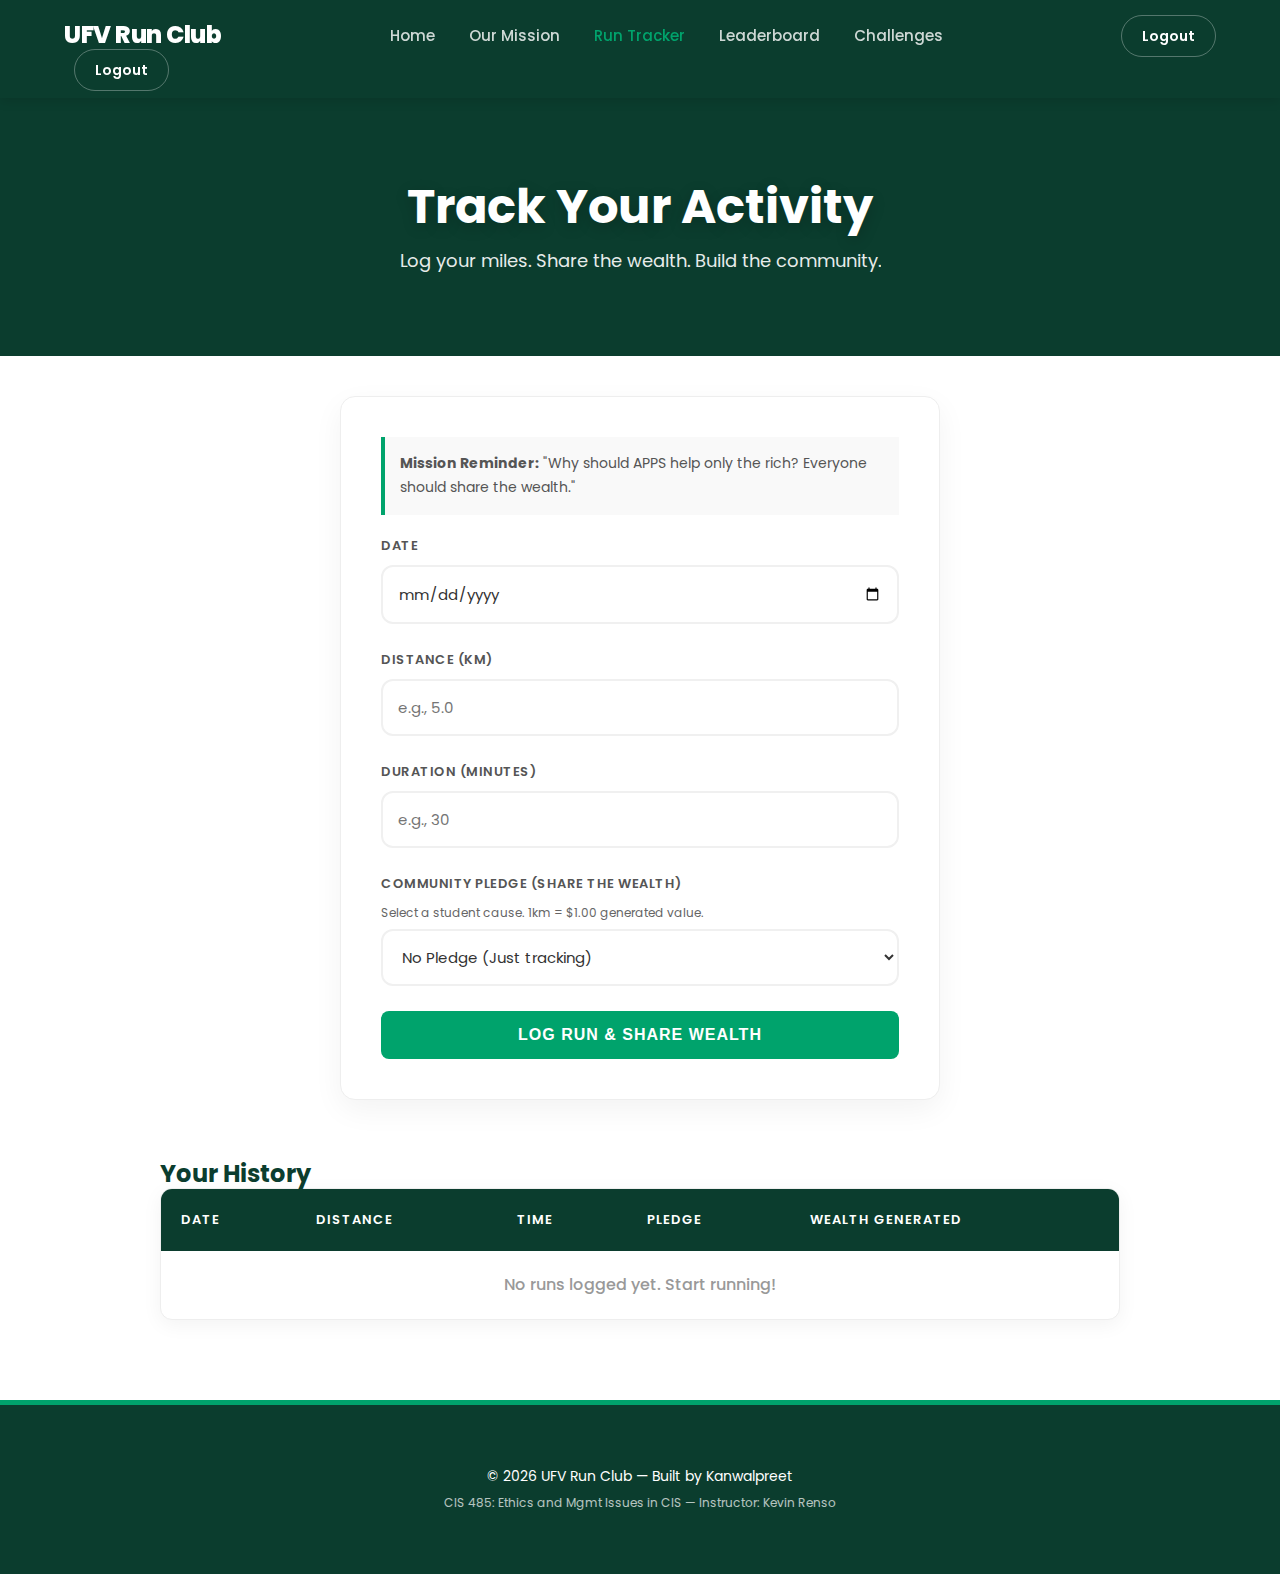
<file: run-tracker.html>
<!DOCTYPE html>
<html lang="en">
<head>
  <meta charset="utf-8" />
  <title>Run Tracker - UFV Run Club</title>
  <meta name="viewport" content="width=device-width,initial-scale=1" />
  <link rel="stylesheet" href="style.css" />
  <link href="https://fonts.googleapis.com/css2?family=Poppins:wght@300;400;600;700&display=swap" rel="stylesheet">
</head>
<body>

  <header>
    <nav class="topnav">
      <div class="logo"><a href="index.html">UFV Run Club</a></div>
      <div class="menu">
        <a href="index.html">Home</a>
         <a href="mission.html">Our Mission</a>
        <a href="run-tracker.html" class="active">Run Tracker</a>
        <a href="leaderboard.html">Leaderboard</a>
        <a href="challenges.html">Challenges</a>
      </div>
      <div class="profile">
        <span id="user-welcome" style="color: white; font-weight: bold; margin-right: 15px;">Welcome, Student</span>
        <a class="btn" href="index.html">Logout</a>
      </div>
    </nav>
      <div class="profile">
        <span id="user-welcome" style="color: white; font-weight: bold; margin-right: 15px;">Welcome, Student</span>
        <a class="btn" href="index.html">Logout</a>
      </div>
  </header>

  <main>
    <section class="page-header">
      <h1>Track Your Activity</h1>
      <p>Log your miles. Share the wealth. Build the community.</p>
    </section>

    <!-- NEW: FEEDBACK AREA (Where the success message prints) -->
    <!-- This is required for the new script to show the prompt -->
    <div id="tracker-feedback" style="max-width: 600px; margin: 0 auto;"></div>

    <section class="form-section">
      <!-- ETHICAL REMINDER FROM PPT -->
      <div style="background-color: #f9f9f9; border-left: 4px solid #00a36c; padding: 15px; margin-bottom: 20px; font-size: 14px; color: #555;">
        <strong>Mission Reminder:</strong> "Why should APPS help only the rich? Everyone should share the wealth."
      </div>

      <form>
        <div class="form-group">
          <label for="date">Date</label>
          <input type="date" id="date" />
        </div>
        
        <div class="form-group">
          <label for="distance">Distance (km)</label>
          <input type="number" id="distance" placeholder="e.g., 5.0" step="0.1" required />
        </div>

        <div class="form-group">
          <label for="duration">Duration (minutes)</label>
          <input type="number" id="duration" placeholder="e.g., 30" required />
        </div>

        <div class="form-group">
          <label for="pledge">Community Pledge (Share the Wealth)</label>
          <p style="font-size: 12px; margin-bottom: 5px; color: #666;">
            Select a student cause. 1km = $1.00 generated value.
          </p>
          <select id="pledge">
            <option value="none">No Pledge (Just tracking)</option>
            <option value="Student Aid">Student Financial Aid</option>
            <option value="Food Bank">Campus Food Bank</option>
            <option value="Textbooks">Textbook Exchange Fund</option>
          </select>
        </div>

        <button type="submit" class="form-btn">Log Run & Share Wealth</button>
      </form>
    </section>

    <section class="table-section">
      <h2>Your History</h2>
      <table class="data-table">
        <thead>
            <tr>
                <th>Date</th>
                <th>Distance</th>
                <th>Time</th>
                <th>Pledge</th>
                <th>Wealth Generated</th> <!-- NEW COLUMN ADDED -->
            </tr>
        </thead>
        <tbody>
            <!-- Rows will be printed here automatically by script.js -->
        </tbody>
      </table>
    </section>
  </main>

  <footer>
    <p>&copy; <span id="year"></span> UFV Run Club — Built by Kanwalpreet</p>
    <p style="font-size: 12px; opacity: 0.7; margin-top: 5px;"><centre>CIS 485: Ethics and Mgmt Issues in CIS — Instructor: Kevin Renso</centre></p>
  </footer>

  <script src="script.js"></script>
  <script>document.getElementById('year').textContent = new Date().getFullYear();</script>
</body>
</html>
</file>
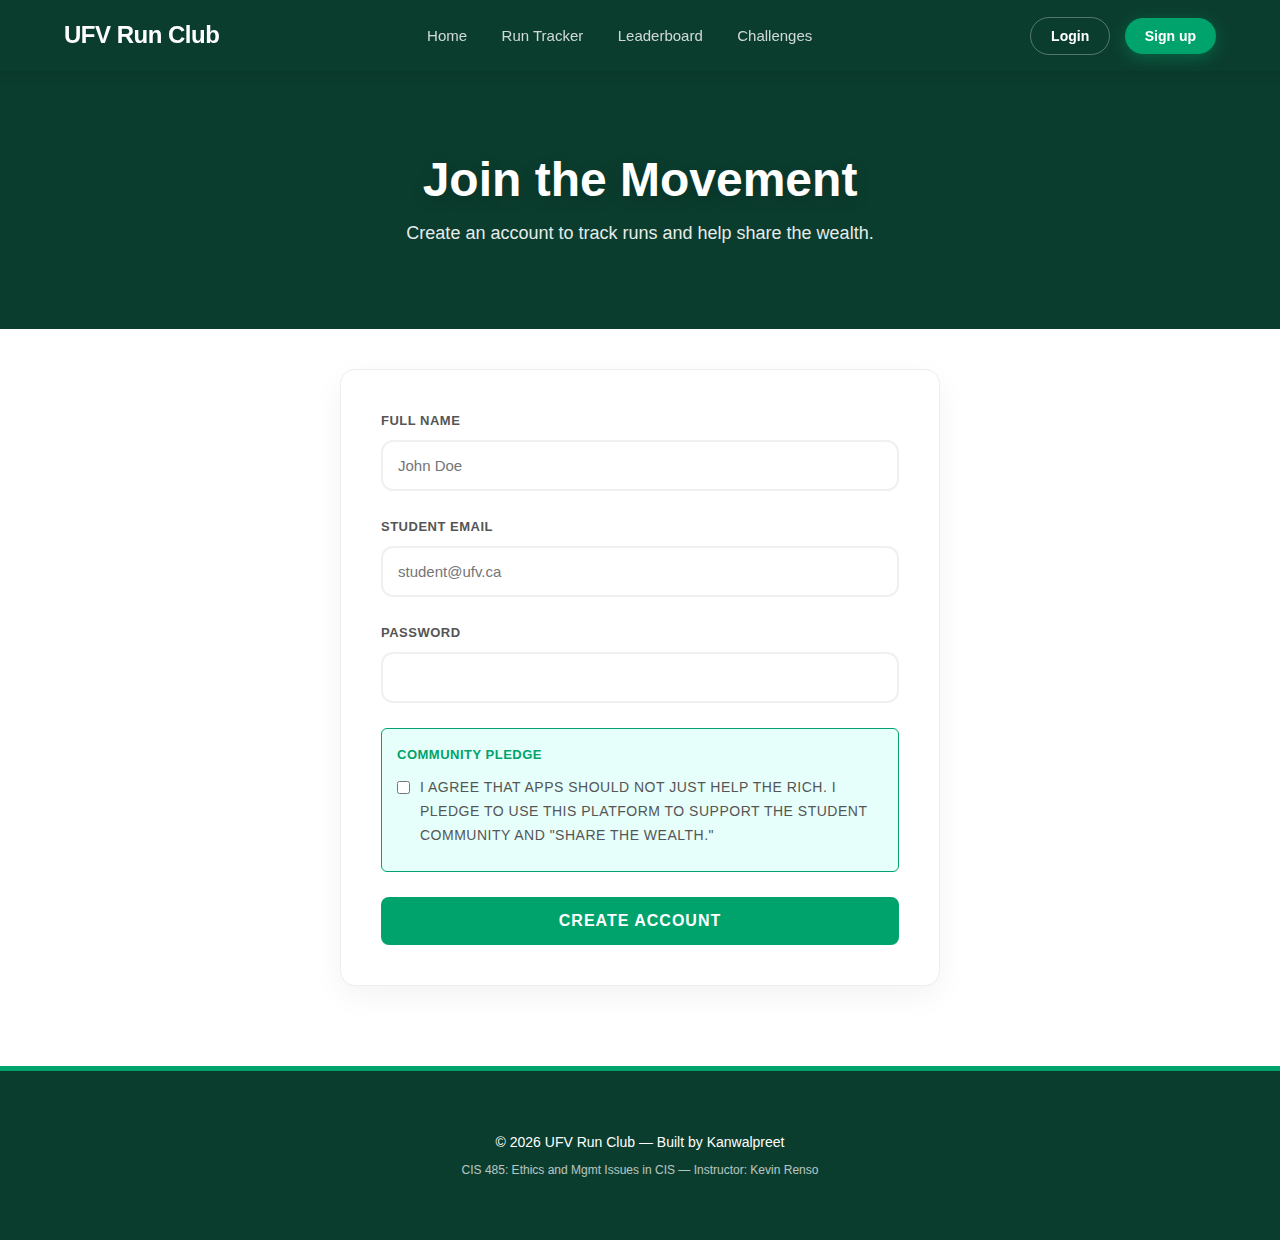
<file: signup.html>
<!DOCTYPE html>
<html lang="en">
<head>
  <meta charset="utf-8" />
  <title>Sign Up - UFV Run Club</title>
  <meta name="viewport" content="width=device-width,initial-scale=1" />
  <link rel="stylesheet" href="style.css" />
</head>
<body>

  <header>
    <nav class="topnav">
      <div class="logo"><a href="index.html">UFV Run Club</a></div>
      <div class="menu">
        <a href="index.html">Home</a>
        <a href="run-tracker.html">Run Tracker</a>
        <a href="leaderboard.html">Leaderboard</a>
        <a href="challenges.html">Challenges</a>
      </div>
      <div class="profile">
        <a class="btn" href="login.html">Login</a>
        <a class="btn filled" href="signup.html">Sign up</a>
      </div>
    </nav>
  </header>

  <main>
    <section class="page-header">
      <h1>Join the Movement</h1>
      <p>Create an account to track runs and help share the wealth.</p>
    </section>

    <section class="form-section">
      <form>
        <div class="form-group">
          <label for="fullname">Full Name</label>
          <input type="text" id="fullname" placeholder="John Doe" required />
        </div>

        <div class="form-group">
          <label for="email">Student Email</label>
          <input type="email" id="email" placeholder="student@ufv.ca" required />
        </div>
        
        <div class="form-group">
          <label for="password">Password</label>
          <input type="password" id="password" required />
        </div>

        <!-- ETHICAL REQUIREMENT: Community Agreement -->
        <div class="form-group" style="background-color: #e6fffa; padding: 15px; border-radius: 6px; border: 1px solid #00a36c;">
            <label style="color: #00a36c; margin-bottom: 10px;">Community Pledge</label>
            <div style="display: flex; align-items: flex-start; gap: 10px;">
                <input type="checkbox" id="pledge" required style="width: 20px; margin-top: 5px;">
                <label for="pledge" style="font-weight: normal; font-size: 14px;">
                    I agree that apps should not just help the rich. I pledge to use this platform to support the student community and "share the wealth."
                </label>
            </div>
        </div>

        <button type="submit" class="form-btn">Create Account</button>
      </form>
    </section>
  </main>

  <footer>
    <p>&copy; <span id="year"></span> UFV Run Club — Built by Kanwalpreet</p>
    <p style="font-size: 12px; opacity: 0.7; margin-top: 5px;">CIS 485: Ethics and Mgmt Issues in CIS — Instructor: Kevin Renso</p>
  </footer>

  <script src="script.js"></script>
<script>
  document.getElementById('year').textContent = new Date().getFullYear();
</script>
</body>
</html>
</file>
<file: style.css>
/* ===========================
   1. RESET & GLOBAL BASICS
=========================== */
* {
    margin: 0;
    padding: 0;
    box-sizing: border-box;
}

body {
    font-family: 'Poppins', sans-serif;
    background-color: #ffffff;
    color: #333;
    line-height: 1.7;
    overflow-x: hidden;
}

h1, h2, h3 {
    font-weight: 700;
    color: #0b3d2e;
    line-height: 1.2;
}

a {
    text-decoration: none;
    transition: all 0.3s ease;
}

ul {
    list-style: none;
}

/* ===========================
   2. NAVIGATION BAR
=========================== */
header {
    background: #0b3d2e;
    padding: 15px 5%;
    position: sticky;
    top: 0;
    z-index: 1000;
    box-shadow: 0 4px 10px rgba(0,0,0,0.1);
}

.topnav {
    display: flex;
    justify-content: space-between;
    align-items: center;
    max-width: 1200px;
    margin: 0 auto;
}

.logo a {
    color: white;
    font-size: 24px;
    font-weight: 800;
    letter-spacing: -0.5px;
}

.menu a {
    color: rgba(255,255,255,0.8);
    margin: 0 15px;
    font-weight: 500;
    font-size: 15px;
}

.menu a:hover, .menu a.active {
    color: #00a36c;
}

.profile .btn {
    padding: 10px 20px;
    border-radius: 50px;
    font-weight: 600;
    font-size: 14px;
    margin-left: 10px;
}

.profile .btn:not(.filled) {
    color: white;
    border: 1px solid rgba(255,255,255,0.3);
}

.profile .filled {
    background: #00a36c;
    color: white;
    border: none;
    box-shadow: 0 4px 15px rgba(0, 163, 108, 0.4);
}

.profile .filled:hover {
    transform: translateY(-2px);
    background: #008d5c;
}

/* ===========================
   3. HERO SECTION
=========================== */
.hero {
    position: relative;
    background-image: url("images/run-banner.jpg");
    background-size: cover;
    background-position: center;
    background-attachment: fixed;
    height: 85vh;
    display: flex;
    align-items: center;
    justify-content: center;
    text-align: center;
    color: white;
    background-color: #1a1a1a; 
}

.hero-overlay {
    position: absolute;
    top: 0; left: 0; right: 0; bottom: 0;
    background: linear-gradient(135deg, rgba(11, 61, 46, 0.85), rgba(0, 163, 108, 0.65));
}

.hero-content {
    position: relative;
    z-index: 2;
    max-width: 800px;
    padding: 20px;
}

.hero h1 {
    font-size: 56px;
    color: white;
    margin-bottom: 20px;
    text-shadow: 0 2px 10px rgba(0,0,0,0.3);
}

.hero p {
    font-size: 20px;
    margin-bottom: 30px;
    color: rgba(255,255,255,0.9);
    font-weight: 300;
}

.hero-buttons {
    display: flex;
    gap: 15px;
    justify-content: center;
}

.hero-btn {
    padding: 15px 35px;
    border-radius: 50px;
    font-weight: 600;
    font-size: 16px;
}

.hero-btn.primary {
    background: white;
    color: #0b3d2e;
}

.hero-btn.primary:hover {
    background: #f0f0f0;
    transform: scale(1.05);
}

.hero-btn.secondary {
    border: 2px solid white;
    color: white;
}

.hero-btn.secondary:hover {
    background: rgba(255,255,255,0.1);
}

/* ===========================
   4. MISSION SECTION (Ethical)
=========================== */
.mission-statement {
    background: #0b3d2e;
    color: white;
    padding: 80px 0;
    text-align: center;
}

.mission-box {
    max-width: 700px;
    margin: 0 auto;
    border: 1px solid rgba(226, 223, 223, 0.1);
    padding: 40px;
    border-radius: 10px;
    background: rgba(249, 245, 245, 0.05);
}

.mission-statement h2 {
    color: #9fc9bb;
    font-size: 14px;
    letter-spacing: 2px;
    text-transform: uppercase;
    margin-bottom: 20px;
}

.highlight-text {
    font-size: 32px;
    font-weight: 700;
    font-style: italic;
    margin-bottom: 20px;
    display: block;
    line-height: 1.3;
    color: white;
}

.mission-box p:last-child {
    font-size: 18px;
    opacity: 0.9;
}

/* ===========================
   5. SHOWCASE SECTIONS
=========================== */
.showcase {
    padding: 100px 0;
}

.alternate-bg {
    background-color: #f5f9f7;
}

.container {
    max-width: 1100px;
    margin: 0 auto;
    padding: 0 20px;
}

.split-layout {
    display: flex;
    align-items: center;
    gap: 60px;
}

.split-layout.reverse {
    flex-direction: row-reverse;
}

.text-side {
    flex: 1;
}

.visual-side {
    flex: 1;
    display: flex;
    justify-content: center;
    perspective: 1000px;
}

.eyebrow {
    color: #00a36c;
    font-weight: 700;
    text-transform: uppercase;
    font-size: 13px;
    letter-spacing: 1px;
    display: block;
    margin-bottom: 10px;
}

.text-side h2 {
    font-size: 42px;
    margin-bottom: 20px;
}

.text-side p {
    font-size: 17px;
    color: #555;
    margin-bottom: 25px;
}

.feature-list li {
    margin-bottom: 10px;
    font-weight: 500;
    color: #333;
    display: flex;
    align-items: center;
    gap: 10px;
}

.text-link {
    color: #00a36c;
    font-weight: 700;
    border-bottom: 2px solid #00a36c;
    padding-bottom: 2px;
    display: inline-block;
    margin-top: 20px;
}

.text-link:hover {
    color: #0b3d2e;
    border-color: #0b3d2e;
}

/* ===========================
   6. VISUAL MOCKUPS
=========================== */
.mockup-card {
    background: white;
    width: 320px;
    padding: 25px;
    border-radius: 20px;
    box-shadow: 0 20px 50px rgba(11, 61, 46, 0.15);
    transform: rotate(-3deg) translateY(0);
    border: 1px solid #eee;
    transition: transform 0.5s ease;
}

.mockup-card:hover {
    transform: rotate(0deg) translateY(-10px);
}

.mockup-header {
    font-weight: 700;
    margin-bottom: 20px;
    color: #888;
    font-size: 12px;
    text-transform: uppercase;
}

.mockup-stat {
    display: flex;
    justify-content: space-between;
    margin-bottom: 15px;
    border-bottom: 1px solid #f0f0f0;
    padding-bottom: 10px;
}

.mockup-stat.highlight {
    color: #00a36c;
    font-weight: 700;
}

.mockup-stat .value {
    font-size: 20px;
    font-weight: 700;
    color: #333;
}

.mockup-stat.highlight .value {
    color: #00a36c;
}

.mockup-graph {
    display: flex;
    align-items: flex-end;
    justify-content: space-between;
    height: 100px;
    margin-top: 20px;
    padding-top: 20px;
    border-top: 1px solid #eee;
}

.bar {
    width: 12%;
    background: #eee;
    border-radius: 4px;
    transition: height 1s;
}

.bar.active {
    background: #00a36c;
}

.leaderboard-preview {
    background: white;
    width: 100%;
    max-width: 400px;
    border-radius: 15px;
    overflow: hidden;
    box-shadow: 0 15px 40px rgba(0,0,0,0.1);
    transform: scale(1);
    transition: transform 0.3s;
}

.leaderboard-preview:hover {
    transform: scale(1.02);
}

.lb-header {
    background: #0b3d2e;
    color: white;
    padding: 20px;
    font-weight: 700;
    text-align: center;
}

.lb-row {
    display: flex;
    align-items: center;
    padding: 15px 20px;
    border-bottom: 1px solid #eee;
}

.lb-row .rank {
    width: 30px;
    height: 30px;
    border-radius: 50%;
    display: flex;
    align-items: center;
    justify-content: center;
    font-weight: 700;
    margin-right: 15px;
    font-size: 14px;
}

.lb-row .name {
    flex: 1;
    font-weight: 600;
}

.lb-row .score {
    color: #00a36c;
    font-weight: 700;
    font-size: 14px;
}

.gold .rank { background: #fff8e1; color: #f1c40f; }
.silver .rank { background: #f5f5f5; color: #95a5a6; }
.bronze .rank { background: #fff3e0; color: #d35400; }

/* ===========================
   7. CHALLENGES GRID
=========================== */
.section-title {
    text-align: center;
    margin-bottom: 60px;
    max-width: 600px;
    margin-left: auto;
    margin-right: auto;
}

.challenges-preview-grid {
    display: grid;
    grid-template-columns: repeat(auto-fit, minmax(300px, 1fr));
    gap: 30px;
}

.preview-card {
    background: white;
    border-radius: 15px;
    overflow: hidden;
    box-shadow: 0 5px 20px rgba(0,0,0,0.05);
    transition: 0.3s;
    border: 1px solid #eee;
    display: flex;
    flex-direction: column;
}

.preview-card:hover {
    transform: translateY(-5px);
    box-shadow: 0 15px 30px rgba(0,0,0,0.1);
}

.card-image {
    height: 140px;
    display: flex;
    align-items: center;
    justify-content: center;
    position: relative;
    color: white;
}

.card-image .icon {
    font-size: 50px;
}

.card-image .badge {
    position: absolute;
    top: 15px;
    right: 15px;
    background: rgba(255,255,255,0.2);
    color: white;
    padding: 4px 12px;
    border-radius: 20px;
    font-size: 11px;
    font-weight: 700;
    text-transform: uppercase;
    backdrop-filter: blur(5px);
}

.card-details {
    padding: 25px;
    text-align: center;
    display: flex;
    flex-direction: column;
    flex: 1;
}

.card-details h3 {
    font-size: 18px;
    margin-bottom: 5px;
}

.card-details p {
    font-size: 14px;
    color: #666;
    margin-bottom: 15px;
    flex: 1;
}

.progress-mini {
    width: 100%;
    height: 6px;
    background: #eee;
    border-radius: 10px;
    margin-bottom: 15px;
    overflow: hidden;
}

.bar-fill {
    height: 100%;
    background: #00a36c;
}

.small-link {
    font-size: 13px;
    font-weight: 700;
    color: #0b3d2e;
    text-transform: uppercase;
    letter-spacing: 0.5px;
    margin-top: auto;
}

/* ===========================
   8. FOOTER
=========================== */
footer {
    background: #0b3d2e;
    color: white;
    padding: 60px 0;
    font-size: 14px;
    border-top: 5px solid #00a36c;
    text-align: center;
    margin-top: 80px;
}

.footer-content {
    max-width: 1100px;
    margin: 0 auto;
    text-align: center;
}

.course-info {
    opacity: 0.6;
    margin: 10px 0 20px 0;
}

.social-links a {
    color: white;
    opacity: 0.8;
    margin: 0 10px;
    font-weight: 600;
}

.social-links a:hover {
    opacity: 1;
    color: #00a36c;
}

/* ===========================
   9. PAGE HEADERS (Sub-pages)
=========================== */
.page-header {
    background: #0b3d2e;
    color: white;
    text-align: center;
    padding: 80px 20px;
    margin-bottom: 40px;
}

.page-header h1 {
    font-size: 48px;
    color: white;
    margin-bottom: 10px;
}

.page-header p {
    font-size: 18px;
    opacity: 0.9;
    max-width: 600px;
    margin: 0 auto;
}

/* ===========================
   10. FORMS (Run Tracker & Auth)
=========================== */
.form-section {
    max-width: 600px;
    margin: 0 auto 60px auto;
    background: white;
    padding: 40px;
    border-radius: 15px;
    box-shadow: 0 10px 30px rgba(0,0,0,0.05);
    border: 1px solid #eee;
}

.form-group {
    margin-bottom: 25px;
}

.form-group label {
    display: block;
    margin-bottom: 8px;
    font-weight: 600;
    color: #555;
    font-size: 13px;
    text-transform: uppercase;
    letter-spacing: 0.5px;
}

.form-group input, 
.form-group select {
    width: 100%;
    padding: 15px;
    border: 2px solid #f0f0f0;
    border-radius: 12px;
    font-size: 15px;
    font-family: 'Poppins', sans-serif;
    transition: all 0.3s ease;
    background-color: #fff;
    color: #333;
}

.form-group input:focus, 
.form-group select:focus {
    border-color: #00a36c;
    background-color: #fff;
    outline: none;
    box-shadow: 0 0 0 4px rgba(0, 163, 108, 0.1);
}

.form-btn {
    width: 100%;
    padding: 15px;
    background: #00a36c;
    color: white;
    border: none;
    border-radius: 8px;
    font-size: 16px;
    font-weight: 700;
    cursor: pointer;
    transition: 0.3s;
    text-transform: uppercase;
    letter-spacing: 1px;
}

.form-btn:hover {
    background: #008d5c;
    transform: translateY(-2px);
    box-shadow: 0 5px 15px rgba(0, 163, 108, 0.3);
}

/* ===========================
   11. TABLES (Leaderboard & History)
=========================== */
.table-section {
    max-width: 1000px;
    margin: 0 auto 80px auto;
    padding: 0 20px;
}

.data-table {
    width: 100%;
    border-collapse: separate;
    border-spacing: 0;
    background: white;
    box-shadow: 0 5px 20px rgba(0,0,0,0.05);
    border-radius: 12px;
    overflow: hidden;
    border: 1px solid #eee;
}

.data-table th {
    background: #0b3d2e;
    color: white;
    padding: 20px;
    text-align: left;
    font-weight: 600;
    text-transform: uppercase;
    font-size: 13px;
    letter-spacing: 1px;
}

.data-table td {
    padding: 20px;
    border-bottom: 1px solid #eee;
    color: #555;
    font-weight: 500;
}

.data-table tr:last-child td {
    border-bottom: none;
}

.data-table tr:hover td {
    background-color: #f9fdfb;
}

.rank-1 td { background-color: #fff8e1; color: #b78a02; font-weight: 700; }
.rank-2 td { background-color: #f9f9f9; color: #7f8c8d; font-weight: 700; }
.rank-3 td { background-color: #fff5eb; color: #d35400; font-weight: 700; }

.ethics-badge {
    background: #e6fffa;
    color: #00a36c;
    padding: 6px 12px;
    border-radius: 30px;
    font-size: 11px;
    font-weight: 700;
    text-transform: uppercase;
    display: inline-block;
    border: 1px solid rgba(0, 163, 108, 0.2);
}

/* ===========================
   12. CHALLENGES FULL PAGE
=========================== */
.challenges-section {
    padding: 50px 5%;
    max-width: 1200px;
    margin: 0 auto;
}

.challenges-section h2 {
    margin-bottom: 30px;
    padding-bottom: 15px;
    border-bottom: 2px solid #f0f0f0;
    font-size: 24px;
}

.featured-challenge {
    display: flex;
    background: white;
    border-radius: 20px;
    box-shadow: 0 10px 40px rgba(0,0,0,0.08);
    overflow: hidden;
    margin-bottom: 80px;
    border: 1px solid #eee;
}

.challenge-content {
    flex: 1;
    padding: 60px;
    display: flex;
    flex-direction: column;
    justify-content: center;
}

.challenge-img {
    flex: 1;
    min-height: 400px;
    position: relative;
}

.challenge-img img {
    width: 100%;
    height: 100%;
    object-fit: cover;
    position: absolute;
    top: 0; left: 0;
}

.featured-challenge .tag {
    background: #00a36c;
    color: white;
    padding: 6px 14px;
    border-radius: 30px;
    font-size: 12px;
    font-weight: 700;
    text-transform: uppercase;
    align-self: flex-start;
    margin-bottom: 20px;
}

.featured-challenge h3 {
    font-size: 36px;
    margin-bottom: 20px;
    color: #0b3d2e;
}

.featured-challenge p {
    font-size: 16px;
    color: #555;
    margin-bottom: 30px;
    line-height: 1.8;
}

.featured-challenge ul {
    margin-bottom: 35px;
}

.featured-challenge li {
    margin-bottom: 12px;
    font-size: 15px;
    font-weight: 600;
    color: #333;
    display: flex;
    align-items: center;
}

.featured-challenge li::before {
    content: '•';
    color: #00a36c;
    font-size: 20px;
    margin-right: 10px;
}

.challenges-grid {
    display: grid;
    grid-template-columns: repeat(auto-fit, minmax(320px, 1fr));
    gap: 30px;
    margin-bottom: 80px;
}

.challenge-card {
    background: white;
    padding: 30px;
    border-radius: 15px;
    box-shadow: 0 5px 20px rgba(0,0,0,0.05);
    border: 1px solid #eee;
    transition: 0.3s;
    display: flex;
    flex-direction: column;
}

.challenge-card:hover {
    transform: translateY(-5px);
    box-shadow: 0 15px 30px rgba(0,0,0,0.1);
}

.card-header {
    display: flex;
    justify-content: space-between;
    align-items: flex-start;
    margin-bottom: 20px;
}

.card-header h3 {
    font-size: 20px;
    line-height: 1.4;
}

.status {
    font-size: 11px;
    padding: 4px 10px;
    border-radius: 20px;
    font-weight: 700;
    text-transform: uppercase;
}

.status.active {
    background: #e6fffa;
    color: #00a36c;
}

.status.upcoming {
    background: #fff3e0;
    color: #e67e22;
}

.progress-bar {
    background: #f0f0f0;
    height: 8px;
    border-radius: 10px;
    margin: 20px 0 10px 0;
    overflow: hidden;
}

.progress-bar .fill {
    background: #00a36c;
    height: 100%;
    border-radius: 10px;
}

.card-link {
    margin-top: auto;
    text-align: center;
    padding: 12px;
    border: 2px solid #f0f0f0;
    border-radius: 8px;
    color: #555;
    font-weight: 600;
    transition: 0.3s;
}

.card-link:hover {
    border-color: #00a36c;
    background: #00a36c;
    color: white;
}

.card-link.disabled {
    opacity: 0.6;
    pointer-events: none;
    background: #f9f9f9;
}

/* ===========================
   13. DASHBOARD STYLES
=========================== */
.dashboard-grid {
    display: grid;
    grid-template-columns: repeat(auto-fit, minmax(300px, 1fr));
    gap: 25px;
    max-width: 1100px;
    margin: -100px auto 60px auto; 
    padding: 0 20px;
    position: relative;
    z-index: 10;
}

.stat-card {
    background: #ffffff;
    padding: 35px 25px;
    border-radius: 20px;
    box-shadow: 0 15px 35px rgba(0,0,0,0.1);
    border: none;
    text-align: center;
    transition: all 0.4s cubic-bezier(0.175, 0.885, 0.32, 1.275);
    position: relative;
    overflow: hidden;
}

.stat-card::before {
    content: '';
    position: absolute;
    top: 0; left: 0; right: 0; height: 6px;
    background: linear-gradient(90deg, #00a36c, #0b3d2e);
}

.stat-card:hover {
    transform: translateY(-10px);
    box-shadow: 0 20px 40px rgba(0,0,0,0.15);
}

.stat-card.primary::before { background: linear-gradient(90deg, #00a36c, #2ecc71); }
.stat-card.secondary::before { background: linear-gradient(90deg, #0b3d2e, #145a44); }
.stat-card.tertiary::before { background: linear-gradient(90deg, #e67e22, #f39c12); }

.stat-title {
    font-size: 13px;
    text-transform: uppercase;
    color: #999;
    letter-spacing: 1.5px;
    font-weight: 700;
    margin-bottom: 10px;
}

.stat-value {
    font-size: 48px;
    font-weight: 800;
    color: #2c3e50;
    line-height: 1.1;
    margin-bottom: 5px;
    letter-spacing: -1px;
}

.stat-value.green {
    color: #00a36c;
    background: linear-gradient(45deg, #00a36c, #2ecc71);
    -webkit-text-fill-color: transparent;
}

.stat-desc {
    font-size: 14px;
    color: #7f8c8d;
    font-weight: 500;
}

.dashboard-lower {
    max-width: 1100px;
    margin: 0 auto 80px auto;
    padding: 0 20px;
    display: grid;
    grid-template-columns: 1fr 1fr;
    gap: 40px;
}

.dashboard-panel {
    background: white;
    border-radius: 20px;
    padding: 40px;
    border: none;
    box-shadow: 0 10px 30px rgba(0,0,0,0.05);
    transition: transform 0.3s ease;
}

.dashboard-panel:hover {
    transform: translateY(-5px);
}

.panel-header {
    margin-bottom: 30px;
    border-bottom: 2px solid #f0f2f5;
    padding-bottom: 20px;
}

.panel-header h3 {
    font-size: 22px;
    margin-bottom: 5px;
    color: #2c3e50;
}

.panel-header p {
    font-size: 14px;
    color: #95a5a6;
    margin: 0;
}

.badge-grid {
    display: flex;
    justify-content: space-around;
    gap: 15px;
    flex-wrap: wrap;
}

.badge-item {
    text-align: center;
    width: 110px;
    padding: 15px 10px;
    border-radius: 15px;
    transition: background 0.3s;
}

.badge-item:hover {
    background: #f8f9fa;
}

.badge-icon {
    width: 80px;
    height: 80px;
    border-radius: 50%;
    background: #fff;
    display: flex;
    align-items: center;
    justify-content: center;
    font-size: 35px;
    margin: 0 auto 15px auto;
    box-shadow: 0 8px 20px rgba(0,0,0,0.08);
    border: 4px solid transparent;
    transition: transform 0.3s cubic-bezier(0.175, 0.885, 0.32, 1.275);
}

.badge-item:hover .badge-icon {
    transform: scale(1.1) rotate(5deg);
}

.badge-item.earned .badge-icon {
    background: linear-gradient(135deg, #e6fffa, #fff);
    border-color: #00a36c;
}

.badge-item.gold .badge-icon {
    background: linear-gradient(135deg, #fff8e1, #fff);
    border-color: #f1c40f;
}

.badge-item.locked .badge-icon {
    background: #f0f2f5;
    color: #bdc3c7;
    box-shadow: inset 0 0 10px rgba(0,0,0,0.05);
}

.badge-label {
    font-size: 13px;
    font-weight: 700;
    color: #555;
    line-height: 1.3;
}

.activity-feed {
    list-style: none;
    position: relative;
}

.activity-feed::before {
    content: '';
    position: absolute;
    left: 19px;
    top: 10px;
    bottom: 10px;
    width: 2px;
    background: #f0f2f5;
    z-index: 0;
}

.activity-item {
    display: flex;
    justify-content: space-between;
    align-items: center;
    padding: 20px 0;
    position: relative;
    z-index: 1;
    margin-bottom: 15px;
    background: white;
    border-radius: 12px;
    transition: background 0.2s;
}

.activity-item:hover {
    background: #fafbfc;
    padding-left: 10px;
    padding-right: 10px;
}

.activity-item:last-child {
    margin-bottom: 0;
}

.activity-left {
    display: flex;
    flex-direction: column;
    padding-left: 50px;
    position: relative;
}

.activity-left::before {
    content: '';
    position: absolute;
    left: 12px;
    top: 50%;
    transform: translateY(-50%);
    width: 12px;
    height: 12px;
    border-radius: 50%;
    background: #00a36c;
    border: 3px solid white;
    box-shadow: 0 0 0 2px #00a36c;
}

.activity-title {
    font-weight: 700;
    font-size: 16px;
    color: #2c3e50;
    margin-bottom: 4px;
}

.activity-date {
    font-size: 12px;
    color: #95a5a6;
    font-weight: 500;
}

.activity-amount {
    font-weight: 800;
    color: #00a36c;
    background: #0b3d2e;
    padding: 8px 15px;
    border-radius: 50px;
    font-size: 14px;
    letter-spacing: 0.5px;
}

/* ===========================
   14. FEEDBACK MESSAGES
=========================== */
.success-message {
    background-color: #e6fffa;
    border: 2px solid #00a36c;
    color: #0b3d2e;
    padding: 20px;
    border-radius: 10px;
    margin-bottom: 30px;
    text-align: center;
    animation: slideDown 0.5s ease-out;
}

.warning-message {
    background-color: #fff3e0;
    border: 2px solid #e67e22;
    color: #d35400;
    padding: 20px;
    border-radius: 10px;
    margin-bottom: 30px;
    text-align: center;
    animation: slideDown 0.5s ease-out;
}

@keyframes slideDown {
    from { opacity: 0; transform: translateY(-20px); }
    to { opacity: 1; transform: translateY(0); }
}

/* ===========================
   15. MISSION & ABOUT PAGE (Green Theme)
=========================== */
.feature-list li i {
    margin-right: 10px;
    font-size: 18px;
    color: #00a36c; /* Default icon color */
}

/* Problem Section Styling */
.problem-card {
    background: #fff5f2; 
    border: 1px solid #ffece6;
    border-radius: 15px;
    padding: 30px;
}

.problem-card .feature-list li i {
    color: #e74c3c; /* Red for negative points */
}

/* Manifesto Box (Green Quote Area) */
.mission-box .highlight-text {
    font-size: 28px;
    color: #0b3d2e;
    line-height: 1.4;
    margin-bottom: 20px;
}

/* Advice Grid Cards (Updated to Green Theme) */
.advice-card {
    background: rgba(0, 163, 108, 0.05); /* Light Green Tint */
    padding: 30px;
    border-radius: 15px;
    border: 1px solid rgba(0, 163, 108, 0.1);
    transition: transform 0.3s ease, box-shadow 0.3s ease;
    display: flex;
    flex-direction: column;
    align-items: flex-start;
}

.advice-card:hover {
    transform: translateY(-5px);
    box-shadow: 0 10px 25px rgba(0, 163, 108, 0.15);
    background: #ffffff;
    border-color: #00a36c;
}

.advice-number {
    font-size: 20px;
    font-weight: 800;
    margin-bottom: 15px;
    display: inline-block;
    width: 40px;
    height: 40px;
    border-radius: 50%;
    display: flex;
    align-items: center;
    justify-content: center;
    color: white;
    box-shadow: 0 4px 10px rgba(0,0,0,0.1);
}

/* Updated Colors to match Run Club Theme (Green variants) */
.advice-card:nth-child(1) .advice-number { 
    background: #00a36c; /* Primary Green */
}
.advice-card:nth-child(2) .advice-number { 
    background: #0b3d2e; /* Dark Brand Green */
}
.advice-card:nth-child(3) .advice-number { 
    background: #2ecc71; /* Bright Green */
}

.advice-card h3 {
    color: #0b3d2e;
    font-size: 1.2rem;
    margin-bottom: 10px;
}

.advice-card p {
    color: #555;
    font-size: 0.95rem;
    line-height: 1.6;
}

/* Dark Section Override for About Page */
.dark-section {
    background: #0b3d2e;
    color: white;
    padding: 60px 50px;
    border-radius: 20px;
    box-shadow: 0 20px 60px rgba(11, 61, 46, 0.4);
    position: relative;
    overflow: hidden;
}

.dark-section h2 {
    color: #ffffff;
}

.dark-section .advice-card {
    background: rgba(255,255,255,0.1);
    border-color: rgba(255,255,255,0.1);
}

.dark-section .advice-card:hover {
    background: rgba(255,255,255,0.2);
    border-color: #ffffff;
    box-shadow: 0 10px 30px rgba(0,0,0,0.3);
}

.dark-section .advice-card h3 {
    color: #ffffff;
}

.dark-section .advice-card p {
    color: rgba(255,255,255,0.8);
}

/* ===========================
   16. RESPONSIVE DESIGN
=========================== */
@media (max-width: 900px) {
    .featured-challenge { flex-direction: column; }
    .challenge-img { min-height: 250px; }
    .challenge-content { padding: 30px; }
    .page-header { padding: 60px 20px; }
    .page-header h1 { font-size: 36px; }
    .dashboard-grid { margin-top: -60px; grid-template-columns: 1fr; gap: 20px; }
    .dashboard-lower { grid-template-columns: 1fr; gap: 30px; }
    .badge-grid { justify-content: center; }
}
/* ===========================
   17. MISSION / ABOUT PAGE STYLES
   (This is part of style.css)
=========================== */

/* Hero Text Shadow override for About Page */
.page-header h1 {
    text-shadow: 0 4px 15px rgba(0,0,0,0.2);
}

/* Feature List Styling (Red/Green Icons) */
.feature-list li i {
    margin-right: 10px;
    font-size: 18px;
    color: #00a36c; /* Default icon color */
}

/* Problem Section Specifics */
.problem-title {
    color: #d35400;
    margin-bottom: 20px;
    font-size: 2rem;
    border-bottom: 3px solid #fcebe6;
    display: inline-block;
    padding-bottom: 5px;
}

.problem-quote {
    font-size: 1.1rem;
    line-height: 1.8;
    color: #555;
    margin-bottom: 20px;
}

.quote-icon {
    color: #d35400;
    opacity: 0.3;
    margin-right: 10px;
}

.problem-desc {
    font-size: 1rem;
    color: #666;
    line-height: 1.7;
}

.problem-list-box {
    background: #fff5f2; 
    padding: 30px;
    border-radius: 15px;
    border: 1px solid #ffece6;
}

.problem-list-title {
    color: #d35400;
    margin-bottom: 15px;
    font-size: 1.2rem;
}

/* Red icons for the "Problem" list */
.problem-list-box .feature-list li i {
    color: #e74c3c;
}

/* Solution Section Specifics */
.solution-section {
    text-align: center;
    border-top: 5px solid #00a36c;
}

.solution-title {
    color: #0b3d2e;
    margin-bottom: 30px;
    font-size: 2.2rem;
}

.solution-quote {
    background: #f0fdf4;
    padding: 30px;
    border-radius: 10px;
    display: inline-block;
    margin-bottom: 40px;
    position: relative;
}

.quote-corner-top {
    position: absolute;
    top: -15px;
    left: -15px;
    font-size: 40px;
    color: #00a36c;
    opacity: 0.2;
}

.quote-corner-bottom {
    position: absolute;
    bottom: -15px;
    right: -15px;
    font-size: 40px;
    color: #00a36c;
    opacity: 0.2;
}

.solution-grid {
    display: grid;
    grid-template-columns: repeat(auto-fit, minmax(280px, 1fr));
    gap: 30px;
    text-align: left;
}

.solution-item {
    padding: 20px;
    border-left: 3px solid #00a36c;
}

.solution-icon {
    color: #00a36c;
    font-size: 24px;
    margin-bottom: 10px;
}

.solution-item h3 {
    font-size: 1.2rem;
    color: #333;
    margin-bottom: 8px;
}

.solution-item p {
    font-size: 0.95rem;
    color: #666;
}

/* Dark Section Specifics */
.dark-section {
    background: #0b3d2e;
    color: white;
    padding: 60px 50px;
    border-radius: 20px;
    box-shadow: 0 20px 60px rgba(11, 61, 46, 0.4);
    position: relative;
    overflow: hidden;
}

.dark-title {
    color: #fff;
    margin-bottom: 15px;
    font-size: 2rem;
}

.dark-desc {
    opacity: 0.8;
    margin-bottom: 40px;
    font-size: 1.1rem;
    border-left: 3px solid #3498db;
    padding-left: 15px;
}

/* Advice Grid Cards */
.advice-grid {
    display: grid;
    grid-template-columns: repeat(auto-fit, minmax(300px, 1fr));
    gap: 25px;
}

.advice-card {
    background: rgba(255,255,255,0.1);
    padding: 25px;
    border-radius: 15px;
    border: 1px solid rgba(255,255,255,0.1);
    transition: transform 0.3s ease;
}

.advice-card:hover {
    transform: translateY(-5px);
    background: rgba(255,255,255,0.15);
}

.advice-number {
    font-size: 24px;
    font-weight: 800;
    margin-bottom: 15px;
    display: inline-block;
}

/* Color Accents for Advice Numbers */
.advice-card:nth-child(1) .advice-number { color: #eef2f0; } 
.advice-card:nth-child(2) .advice-number { color: #eef2f0; } 
.advice-card:nth-child(3) .advice-number { color: #eef2f0; } 

/* Responsive Adjustments for About Page */
@media (max-width: 768px) {
    .page-header h1 {
        font-size: 2.5rem; /* Smaller title on mobile */
    }
    
    .mission-box {
        padding: 30px 20px;
    }
}
</file>
